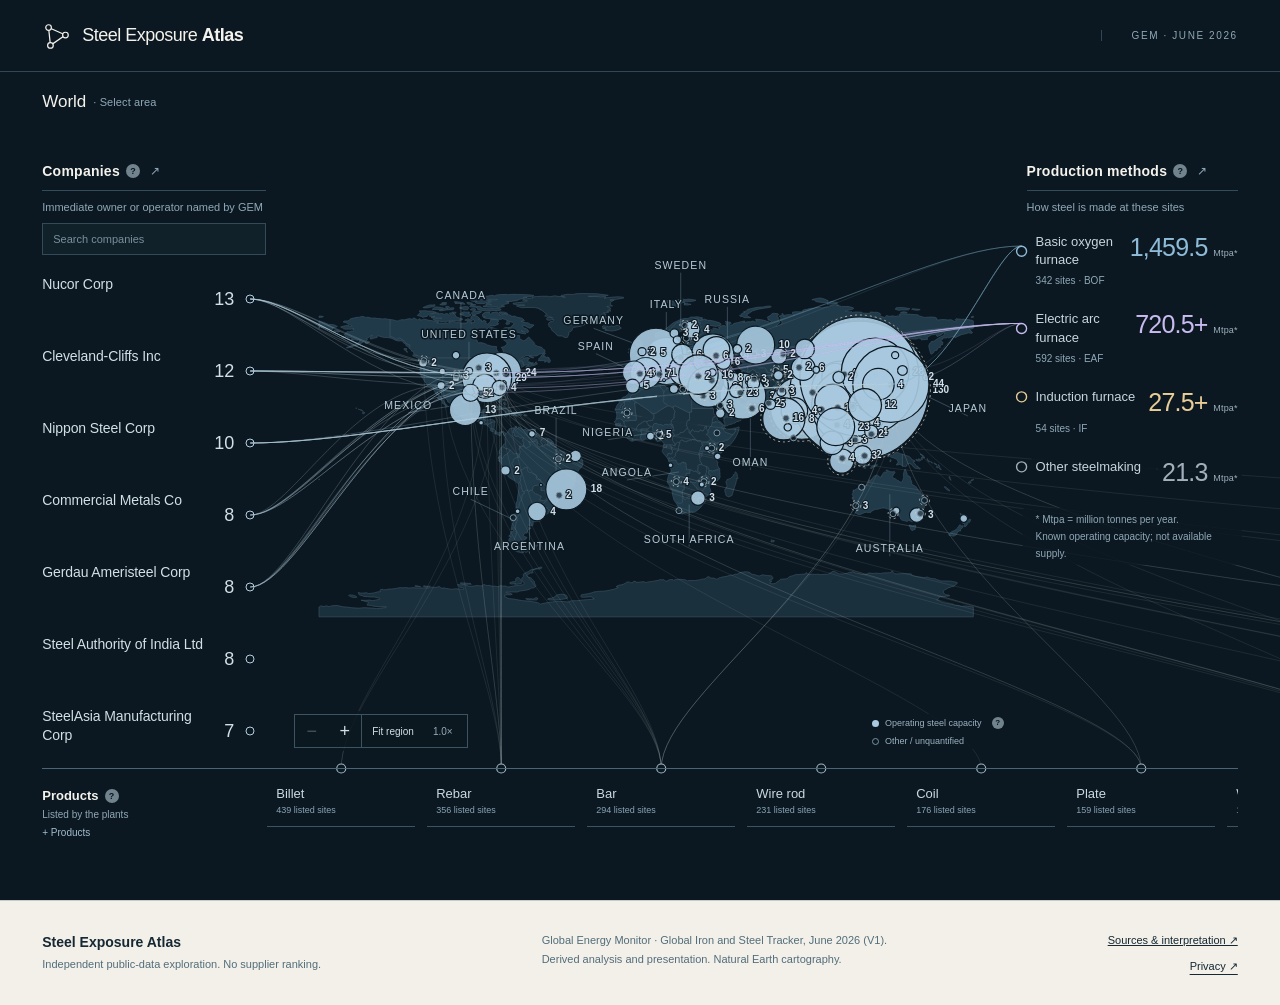
<file: index.html>
<!doctype html>
<html lang="en"><head><meta charset="utf-8"><meta name="viewport" content="width=device-width,initial-scale=1"><meta name="referrer" content="no-referrer"><meta http-equiv="Content-Security-Policy" content="default-src 'self'; script-src 'self'; style-src 'self'; style-src-elem 'self'; style-src-attr 'unsafe-inline'; img-src 'self' data:; connect-src 'self'; font-src 'none'; object-src 'none'; base-uri 'none'; form-action 'none'"><title>Steel Exposure Atlas</title><meta name="description" content="Trace steel companies across their plants, products and production methods, with sanctions and trade measures brought into the same view through public evidence."><meta property="og:title" content="Steel Exposure Atlas"><meta property="og:description" content="Explore steel companies, plants, production methods, products and selected public evidence in one connected view."><meta property="og:type" content="website"><meta property="og:site_name" content="Steel Exposure Atlas"><meta property="og:url" content="https://penovx.github.io/steel-exposure-atlas/"><link rel="canonical" href="https://penovx.github.io/steel-exposure-atlas/"><meta name="twitter:card" content="summary"><meta name="twitter:title" content="Steel Exposure Atlas"><meta name="twitter:description" content="Explore steel companies, plants, production methods, products and selected public evidence in one connected view."><link rel="stylesheet" href="./src/connections.css?v=20260916-2"><link rel="stylesheet" href="./src/connections-visual-polish.css?v=20260916-4"><link rel="stylesheet" href="./src/connections-sanctions.css?v=20260916-2"><link rel="stylesheet" href="./src/connections-procurement-ui.css?v=20260916-4"><link rel="stylesheet" href="./src/connections-company-virtual-rail.css?v=20260917-2"><link rel="stylesheet" href="./src/connections-selection-profile.css?v=20260916-3"><link rel="stylesheet" href="./src/connections-company-profile-card.css?v=20260917-2"><link rel="stylesheet" href="./src/connections-hero.css?v=20260917-1"><link rel="stylesheet" href="./src/connections-info-hints.css?v=20260917-5"></head>
<body>
<a class="skip" href="#atlas">Skip to the interactive atlas</a>
<header class="masthead"><a class="brand" href="#" id="brand-home"><svg viewBox="0 0 32 32" aria-hidden="true"><path d="M7 7 25 15 9 26 7 7"/><circle cx="7" cy="7" r="3"/><circle cx="25" cy="15" r="3"/><circle cx="9" cy="26" r="3"/></svg><span class="brand-copy"><span class="brand-name">Steel Exposure <b>Atlas</b></span></span></a><nav aria-label="Page navigation"><a href="#atlas">Connections</a><button id="open-all-sites" type="button">Find a plant <span aria-hidden="true">↗</span></button><button id="open-sources" type="button">Sources</button><a href="./prototype/evidence.html">Explorer ↗</a></nav><span class="edition">GEM · JUNE 2026</span></header>
<main><p id="startup-status" class="startup-status" role="status">Loading reviewed local steel-plant data…</p>
<section id="atlas" class="atlas" aria-label="Linked geography, companies, production methods and products">
<div class="atlas-top"><div class="scope-heading"><button id="open-regions" type="button" aria-haspopup="dialog"><strong id="region-title">World</strong><span class="scope-action">· Select area</span></button><span id="scope-meta"></span></div><button id="clear-all" class="clear-all" type="button" hidden>Clear selection <span aria-hidden="true">×</span></button></div>
<div class="connections-stage" id="connections-stage">
<svg id="connection-lines" aria-hidden="true"><g id="edge-layer"></g></svg>
<section class="company-rail" aria-labelledby="company-title"><div class="rail-heading"><div class="facet-title-actions"><h2 id="company-title">Companies</h2><span class="info-hint" data-info-for="company"><button type="button" class="info-hint-button" aria-label="Help: Companies" aria-controls="company-help" aria-expanded="false">?</button><span id="company-help" class="info-hint-popover" hidden>Immediate owner or operator recorded by GEM; not necessarily the ultimate parent.</span></span><button type="button" data-open-facet="owner" aria-label="Browse all companies">↗</button></div></div><p class="rail-subtitle">Immediate owner or operator named by GEM</p><label class="company-search" for="company-search-input"><span class="sr-only">Search companies</span><input id="company-search-input" type="search" autocomplete="off" placeholder="Search companies"></label><p id="company-search-empty" class="company-search-empty" hidden>No matching companies.</p><div id="company-nodes" class="company-nodes"></div><button class="more-link" data-open-facet="owner" type="button">All companies <span id="company-total"></span> <span aria-hidden="true">↗</span></button></section>
<div class="geography" id="geography"><svg id="geo-map" role="group" tabindex="0" aria-label="Steel plant map. Select a country or site. Plus and minus zoom, arrows pan, Home fits the region."><defs><clipPath id="map-clip"><rect id="map-clip-rect"/></clipPath></defs><g clip-path="url(#map-clip)"><g id="land-layer"></g><g id="country-labels"></g><g id="plant-layer"></g></g></svg><div class="map-toolset" aria-label="Map navigation"><button id="map-out" type="button" aria-label="Zoom out">−</button><button id="map-in" type="button" aria-label="Zoom in">+</button><button id="map-fit" type="button">Fit region</button><span id="zoom-level">1.0×</span></div><div class="map-key"><span><i class="key-dot"></i> Operating steel capacity <span class="info-hint" data-info-for="capacity"><button type="button" class="info-hint-button" aria-label="Help: Operating steel capacity" aria-controls="capacity-help" aria-expanded="false">?</button><span id="capacity-help" class="info-hint-popover" hidden>Marker size reflects quantified operating crude-steel capacity. Unquantified sites remain separate.</span></span></span><span><i class="key-hollow"></i> Other / unquantified</span></div><div class="map-tip" id="map-tip" role="status" hidden></div></div>
<aside id="company-profile-card" class="company-profile-card selection-profile" aria-live="polite" hidden></aside>
<section class="method-rail" aria-labelledby="method-title"><div class="rail-heading"><div class="facet-title-actions"><h2 id="method-title">Production methods</h2><span class="info-hint" data-info-for="method"><button type="button" class="info-hint-button" aria-label="Help: Production methods" aria-controls="method-help" aria-expanded="false">?</button><span id="method-help" class="info-hint-popover" hidden>Steelmaking method at the listed sites. Capacity is operating crude-steel capacity, not available supply.</span></span><button type="button" data-open-facet="route" aria-label="Browse production methods">↗</button></div></div><p class="rail-subtitle">How steel is made at these sites</p><div id="method-nodes" class="method-nodes"></div><p class="method-note">* Mtpa = million tonnes per year.<br>Known operating capacity; not available supply.</p></section>
<div class="product-divider" aria-hidden="true"></div>
<div class="products-area"><div class="product-heading"><div class="product-heading-title"><h2 id="products-title">Products</h2><span class="info-hint" data-info-for="product"><button type="button" class="info-hint-button" aria-label="Help: Products" aria-controls="product-help" aria-expanded="false">?</button><span id="product-help" class="info-hint-popover" hidden>Plant-level product labels; no product-specific capacity, grade availability or available supply is implied.</span></span></div><span class="product-heading-subtitle">Listed by the plants</span><button type="button" data-open-facet="product" aria-label="Add or remove products">+ Products</button></div><div id="product-nodes" class="product-nodes"></div></div>
</div>
<div class="atlas-bottom" hidden aria-hidden="true"><p id="connection-caption">Each connection is grounded in the same public-data snapshot.</p><button id="map-basis" type="button" tabindex="-1">How to read this <span aria-hidden="true">↗</span></button></div>
</section>
<section class="reading-area" aria-live="polite" hidden><div class="selection-path" id="selection-path"></div><div id="selection-profile" class="selection-profile"></div><div class="reading-grid legacy-reading-grid" hidden aria-hidden="true"><div class="reading-copy"><p class="eyebrow" id="reading-kicker">CURRENT SCOPE</p><h2 id="reading-title">The industrial footprint in one connected view.</h2><p id="reading-description">Sites, companies, products and production methods are read from the same public-data snapshot. Narrowing one dimension updates the others without changing the geographic scope.</p><button id="inspect-selection" class="text-action" type="button">Browse this region <span aria-hidden="true">↗</span></button></div><div class="reading-detail" id="reading-detail"><div id="summary-data"></div><div id="site-detail" hidden></div></div></div></section>
<footer class="footer"><div><strong>Steel Exposure Atlas</strong><p>Independent public-data exploration. No supplier ranking.</p></div><p>Global Energy Monitor · Global Iron and Steel Tracker, June 2026 (V1).<br>Derived analysis and presentation. Natural Earth cartography.</p><div class="footer-actions"><button type="button" id="footer-sources">Sources & interpretation ↗</button><a href="./privacy.html">Privacy ↗</a></div></footer>
</main>
<dialog id="browse-dialog" aria-labelledby="browse-title"><div class="dialog-top"><span class="eyebrow" id="browse-eyebrow">EXPLORE</span><button type="button" data-close-dialog aria-label="Close">×</button></div><h2 id="browse-title">Find a plant</h2><p id="browse-note"></p><label class="browse-search">Search<input type="search" id="browse-query" autocomplete="off" placeholder="Name or country"></label><div id="browse-result" class="browse-result"></div><div class="dialog-foot"><span id="browse-count"></span><button type="button" data-close-dialog>Close</button></div></dialog>
<dialog id="regions-dialog" aria-labelledby="regions-title"><div class="dialog-top"><span class="eyebrow">GEOGRAPHY</span><button type="button" data-close-dialog aria-label="Close">×</button></div><h2 id="regions-title">Choose a region.</h2><p>Geographies follow the region labels supplied by GEM.</p><div id="region-choices"></div><div class="dialog-foot"><span>All sites use the same relationship rules.</span><button type="button" data-close-dialog>Close</button></div></dialog>
<dialog id="sources-dialog" aria-labelledby="sources-title"><div class="dialog-top"><span class="eyebrow">SOURCES & INTERPRETATION</span><button type="button" data-close-dialog aria-label="Close">×</button></div><h2 id="sources-title">What the connections mean.</h2><div id="source-content"></div><div class="dialog-foot"><span>Local design review · not a live supplier assessment</span><button type="button" data-close-dialog>Close</button></div></dialog>
<div id="announcement" class="sr-only" role="status" aria-live="polite"></div><noscript><p class="noscript">JavaScript is needed for the interactive relationships. Source: Global Energy Monitor · Global Iron and Steel Tracker, June 2026 (V1), CC BY 4.0. No supplier qualification or current availability is implied.</p></noscript>
<script src="./src/connections-runtime-bridge.js?v=20260916-2"></script>
<script src="./src/connections-company-virtual-rail.js?v=20260917-2"></script>
<script src="./src/connections-rail-polish.js?v=20260916-6"></script>
<script src="./src/connections-procurement-ui.js?v=20260916-7"></script>
<script src="./src/connections-sanctions-loader.js?v=20260916-1"></script>
<script src="./src/connections-company-eligibility.js?v=20260916-2"></script>
<script src="./src/connections-trade-loader.js?v=20260916-3"></script>
<script src="./src/connections-selection-profile.js?v=20260917-2"></script>
<script src="./src/connections-company-profile-card.js?v=20260917-2"></script>
<script src="./src/connections-sanctions-bridge.js?v=20260916-4"></script>
<script src="./src/connections-info-hints.js?v=20260917-5"></script>
<script src="./src/connections-sources-dialog.js?v=20260917-1"></script>
<script type="module" src="./src/connections-bootstrap.js?v=20260917-1"></script>
</body></html>
</file>
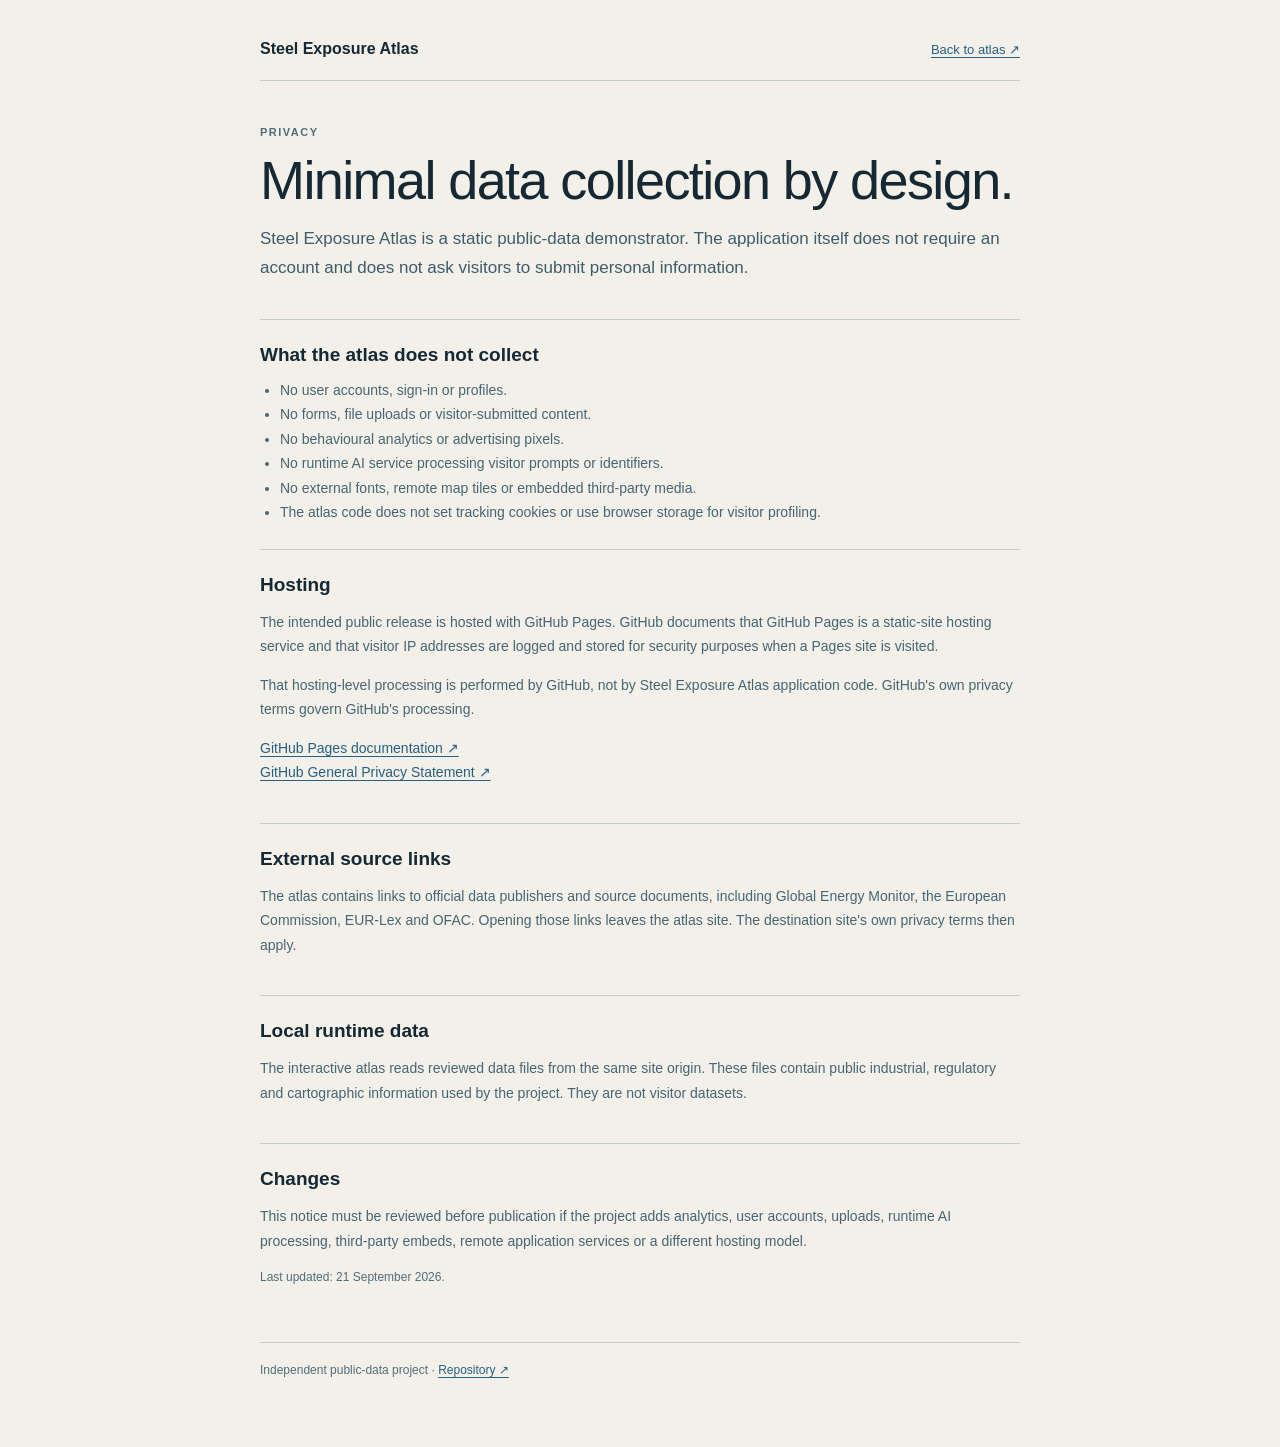
<file: privacy.html>
<!doctype html>
<html lang="en">
<head>
  <meta charset="utf-8">
  <meta name="viewport" content="width=device-width,initial-scale=1">
  <meta name="robots" content="noindex,follow">
  <meta name="referrer" content="no-referrer">
  <meta http-equiv="Content-Security-Policy" content="default-src 'self'; style-src 'self'; img-src 'none'; connect-src 'none'; font-src 'none'; object-src 'none'; base-uri 'none'; form-action 'none'">
  <title>Privacy · Steel Exposure Atlas</title>
  <meta name="description" content="Privacy information for the Steel Exposure Atlas public-data demonstrator.">
  <link rel="canonical" href="https://penovx.github.io/steel-exposure-atlas/privacy.html">
  <link rel="stylesheet" href="./src/privacy.css?v=20260921-1">
</head>
<body>
  <main class="wrap">
    <div class="top">
      <a class="brand" href="./index.html">Steel Exposure Atlas</a>
      <a class="back" href="./index.html">Back to atlas ↗</a>
    </div>

    <p class="eyebrow">PRIVACY</p>
    <h1>Minimal data collection by design.</h1>
    <p class="lead">Steel Exposure Atlas is a static public-data demonstrator. The application itself does not require an account and does not ask visitors to submit personal information.</p>

    <section>
      <h2>What the atlas does not collect</h2>
      <ul>
        <li>No user accounts, sign-in or profiles.</li>
        <li>No forms, file uploads or visitor-submitted content.</li>
        <li>No behavioural analytics or advertising pixels.</li>
        <li>No runtime AI service processing visitor prompts or identifiers.</li>
        <li>No external fonts, remote map tiles or embedded third-party media.</li>
        <li>The atlas code does not set tracking cookies or use browser storage for visitor profiling.</li>
      </ul>
    </section>

    <section>
      <h2>Hosting</h2>
      <p>The intended public release is hosted with GitHub Pages. GitHub documents that GitHub Pages is a static-site hosting service and that visitor IP addresses are logged and stored for security purposes when a Pages site is visited.</p>
      <p>That hosting-level processing is performed by GitHub, not by Steel Exposure Atlas application code. GitHub's own privacy terms govern GitHub's processing.</p>
      <p><a href="https://docs.github.com/en/pages/getting-started-with-github-pages/what-is-github-pages" rel="noreferrer">GitHub Pages documentation ↗</a><br>
      <a href="https://docs.github.com/en/site-policy/privacy-policies/github-general-privacy-statement" rel="noreferrer">GitHub General Privacy Statement ↗</a></p>
    </section>

    <section>
      <h2>External source links</h2>
      <p>The atlas contains links to official data publishers and source documents, including Global Energy Monitor, the European Commission, EUR-Lex and OFAC. Opening those links leaves the atlas site. The destination site's own privacy terms then apply.</p>
    </section>

    <section>
      <h2>Local runtime data</h2>
      <p>The interactive atlas reads reviewed data files from the same site origin. These files contain public industrial, regulatory and cartographic information used by the project. They are not visitor datasets.</p>
    </section>

    <section>
      <h2>Changes</h2>
      <p>This notice must be reviewed before publication if the project adds analytics, user accounts, uploads, runtime AI processing, third-party embeds, remote application services or a different hosting model.</p>
      <p class="note">Last updated: 21 September 2026.</p>
    </section>

    <footer>
      Independent public-data project · <a href="https://github.com/penovx/steel-exposure-atlas" rel="noreferrer">Repository ↗</a>
    </footer>
  </main>
</body>
</html>
</file>
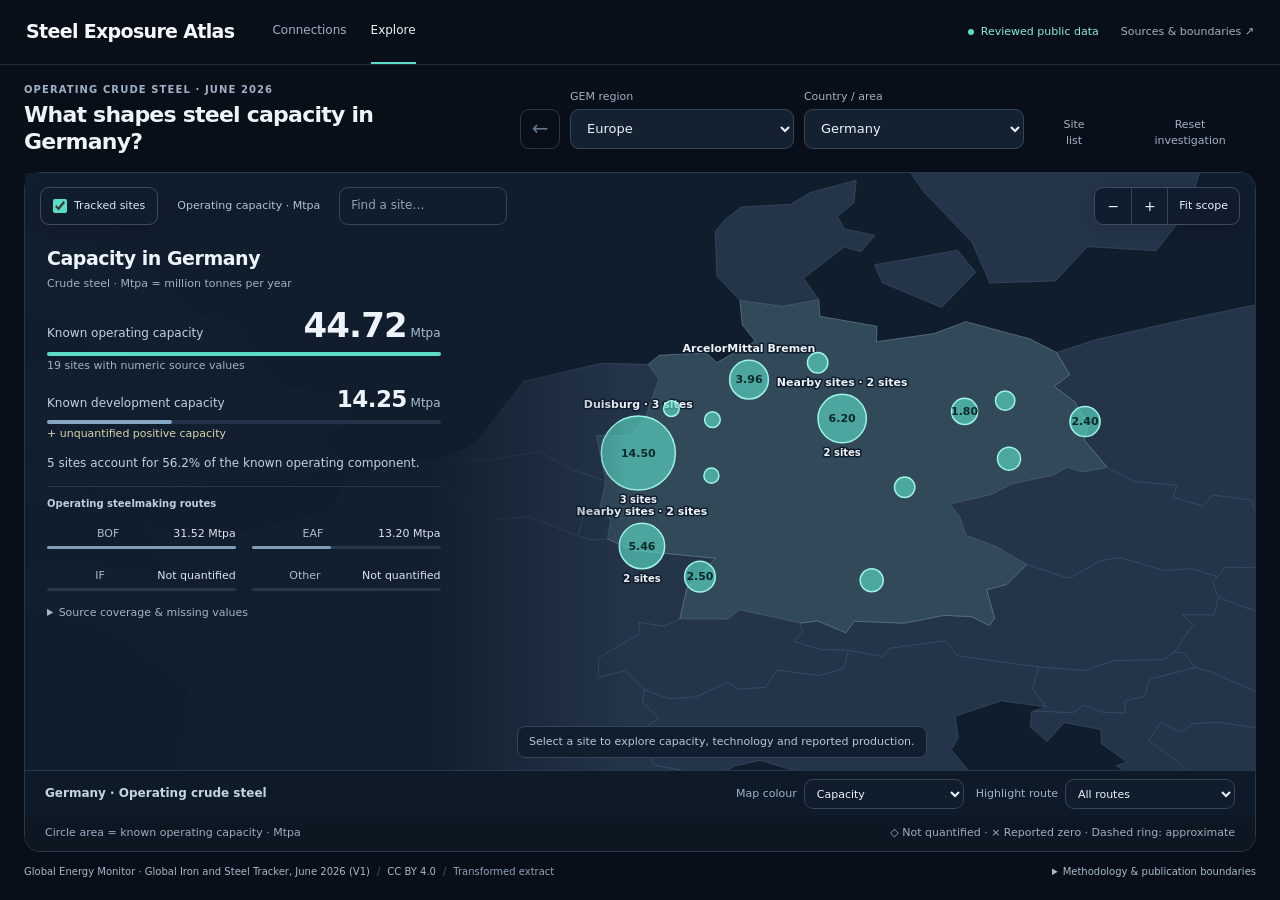
<file: prototype/evidence.html>
<!doctype html>
<html lang="en">
<head>
  <meta charset="utf-8">
  <meta name="viewport" content="width=device-width, initial-scale=1">
  <meta name="robots" content="noindex, nofollow">
  <meta http-equiv="Content-Security-Policy" content="default-src 'self'; script-src 'self'; style-src 'self' 'unsafe-inline'; img-src 'self' data:; connect-src 'self'; object-src 'none'; base-uri 'none'">
  <meta name="description" content="Inspect reviewed public data on steel capacity, technology and production sites.">
  <meta name="theme-color" content="#0b1018">
  <title>Explore · Steel Exposure Atlas</title>
  <link rel="stylesheet" href="./evidence.css">
  <link rel="stylesheet" href="./site-explorer.css">
  <script type="module" src="./evidence.mjs"></script>
</head>
<body>
  <a class="skip" href="#evidence-main">Skip to investigation</a>
  <header class="site-header">
    <a class="brand" href="../">Steel Exposure Atlas</a>
    <nav class="view-navigation" aria-label="Atlas navigation">
      <a href="../">Connections</a>
      <a class="is-current" href="./evidence.html" aria-current="page">Explore</a>
    </nav>
    <div class="header-meta"><span class="fact-badge">Reviewed public data</span><a href="#provenance">Sources &amp; boundaries ↗</a></div>
  </header>
  <main id="evidence-main">
    <p id="load-status" class="load-status" role="status">Checking the reviewed local GIST extract…</p>
    <section id="workspace" hidden>
      <div class="scope-bar">
        <div class="scope-title"><p class="eyebrow">Operating crude steel · June 2026</p><h1 id="overview-question">Sites and technologies shaping steel capacity</h1></div>
        <div class="scope-controls">
          <button id="back" class="icon-button" disabled aria-label="Back to previous view" title="Back to previous view">←</button>
          <label>GEM region<select id="region"></select></label>
          <label>Country / area<select id="country"></select></label>
          <button id="toggle-ranking" class="quiet-button" aria-pressed="false">Site list</button>
          <button id="reset-investigation" class="quiet-button">Reset investigation</button>
        </div>
      </div>
      <div class="evidence-layout">
        <section class="map-column" aria-label="Geographic evidence">
          <div class="map-shell">
            <div class="map-toolbar">
              <label class="layer-control"><input type="checkbox" id="plants-layer" checked><span>Tracked sites</span></label>
              <span id="map-level"></span><button id="show-comparison" class="layer-control" hidden>Compare 2 sites</button>
              <label class="quick-search"><span class="sr-only">Find a site</span><input type="search" id="quick-search" placeholder="Find a site…"></label>
              <div class="zoom-controls"><button id="zoom-out" aria-label="Zoom out">−</button><button id="zoom-in" aria-label="Zoom in">+</button><button id="reset-camera">Fit scope</button></div>
            </div>
            <svg id="evidence-map" viewBox="0 150 1200 490" role="group" tabindex="0" aria-label="Tracked plant map. Use plus and minus to zoom, arrow keys to pan, or open the site list."><title>Tracked plants in the analytical scope</title><g id="countries"></g><g id="site-leaders" aria-hidden="true"></g><g id="map-points"></g></svg>
            <p class="map-preview" id="map-preview" aria-live="polite">Select a site to inspect its source record.</p>
            <div class="capacity-panel">
              <div class="capacity-heading"><h2 id="capacity-heading"></h2><span>Crude steel · Mtpa = million tonnes per year</span></div>
              <div id="capacity-bars"></div>
              <p id="capacity-story" class="capacity-story"></p>
              <div class="routes-heading"><strong>Operating steelmaking routes</strong><span>Breakdown of capacity · not additional capacity</span></div>
              <div id="routes-overview"></div>
              <details class="coverage-detail"><summary>Source coverage &amp; missing values</summary><div id="coverage-detail"></div></details>
            </div>
            <section id="site-explorer" hidden aria-label="Selected site exploration"></section>
            <section id="map-comparison" hidden aria-label="Pinned site comparison"></section>
          </div>
          <div class="map-context"><strong id="active-map-context"></strong><div class="map-context-controls"><label>Map colour<select id="map-perspective"><option value="capacity">Capacity</option><option value="routes">Steelmaking routes</option></select></label><label>Highlight route<select id="route-filter"><option value="">All routes</option><option value="bof_steel_capacity_ttpa">Basic oxygen furnace</option><option value="eaf_steel_capacity_ttpa">Electric arc furnace</option><option value="if_steel_capacity_ttpa">Induction furnace</option><option value="other_steel_capacity_ttpa">Other steelmaking</option></select></label></div><p id="route-legend" hidden><span class="route-key bof">BOF</span><span class="route-key eaf">EAF</span><span class="route-key if">IF</span><span class="route-key other">Other</span><span class="route-key mixed">Multiple routes</span><span class="route-key unknown">Not established</span></p></div>
          <div class="map-footer"><span>Circle area = known operating capacity · Mtpa</span><span>◇ Not quantified · × Reported zero · Dashed ring: approximate</span></div>
        </section>
        <aside class="records-panel" aria-label="Plant list and source detail">
          <div class="records-top">
            <div class="records-header"><div><p class="eyebrow">Ranked by operating capacity</p><h2 id="records-heading">Tracked sites</h2></div><button id="clear-selection" class="quiet-button" disabled>Clear selection</button></div>
            <div class="scope-value"><strong id="scope-label"></strong></div>
            <label class="search-label" for="plant-search">Find a plant within this scope</label>
            <div class="search-wrap"><svg viewBox="0 0 20 20" aria-hidden="true"><circle cx="8.5" cy="8.5" r="5.5"></circle><path d="m13 13 4 4"></path></svg><input type="search" id="plant-search" placeholder="Name, municipality or GEM ID"></div>
            <p class="list-note" id="list-note"></p>
          </div>
          <div class="records-content"><div id="plant-list" class="plant-list"></div></div>
          <p class="boundary">Capacity is not production or available supply. These sites are not identified suppliers of a trade flow.</p>
        </aside>
      </div>
    </section>
    <footer id="provenance">
      <p class="source-credit"><a href="https://globalenergymonitor.org/projects/global-iron-steel-tracker/" target="_blank" rel="noreferrer">Global Energy Monitor · Global Iron and Steel Tracker, June 2026 (V1)</a><span class="credit-divider">/</span><a href="https://creativecommons.org/licenses/by/4.0/" target="_blank" rel="noreferrer">CC BY 4.0</a><span class="credit-divider">/</span><span>Transformed extract</span></p>
      <details class="methodology"><summary>Methodology &amp; publication boundaries</summary><div class="methodology-content">
        <p>Global Energy Monitor, Global Iron and Steel Tracker, June 2026 (V1) release. Distributed under a Creative Commons Attribution 4.0 International License. Transformed extract and derived calculations by Steel Exposure Atlas. Global Energy Monitor does not endorse this project or its derived interpretations. Retrieved 2026-09-14. <span id="integrity-note">Integrity check pending.</span></p>
        <p>Basemap: Natural Earth 1:110m v5.1.1, public domain; de facto boundaries. GEM region categories are used unchanged. Source statuses can coexist at a site; operating and development capacity are separate. Approximate coordinates remain uncertain and have not been assigned to water basins.</p>
        <p>Parent text is displayed unchanged and is not a corporate network. No production time series is inferred from this capacity snapshot. Capacity is not actual production, available supply or your company’s exposure. Trade and water observations are not loaded here.</p>
        <p>The reviewed local extract is used for this pre-publication atlas build. The derived-data publication gate remains open until the release checklist is completed. No trade extract, Aqueduct package or matched ownership network is included.</p>
      </div></details>
    </footer>
  </main>
</body>
</html>
</file>
<file: src/connections.css>
:root{--paper:#f2f0e9;--ink:#152833;--night:#0c1821;--land:#1b303d;--line:#324b59;--white:#f4f2ec;--muted:#9cb1bf;--accent:#8ccfff;--bof:#8ebbd8;--eaf:#c9bbf0;--if:#e8cd96;--other:#a2b0bb;--margin:clamp(22px,3.3vw,56px);font-family:'Segoe UI Variable','Segoe UI',Arial,sans-serif;color:var(--ink);background:var(--paper);font-synthesis:none}
*{box-sizing:border-box}body{margin:0}html{scroll-behavior:smooth;scroll-padding-top:85px}h1,h2,h3,p{margin:0}button,input{font:inherit}button,a{-webkit-tap-highlight-color:transparent}button{cursor:pointer;border:0}button:disabled{opacity:.3;cursor:default}button:focus-visible,a:focus-visible,input:focus-visible{outline:2px solid #389fe5;outline-offset:4px}button svg{pointer-events:none}button{touch-action:manipulation}a{color:inherit;text-underline-offset:4px}[hidden]{display:none!important}.sr-only{position:absolute;width:1px;height:1px;margin:-1px;clip:rect(0,0,0,0);overflow:hidden;white-space:nowrap}.skip{position:fixed;z-index:100;top:8px;left:8px;background:var(--paper);padding:12px;transform:translateY(-170%)}.skip:focus{transform:none}
.masthead{height:68px;margin:0 var(--margin);display:flex;align-items:center;gap:40px;border-bottom:1px solid #c5cdc8}.brand{font-size:18px;letter-spacing:-.5px;text-decoration:none;display:flex;align-items:center;gap:10px;white-space:nowrap}.brand b{font-weight:700}.brand svg{width:30px;height:30px;fill:var(--paper);stroke:var(--ink);stroke-width:1.3}.masthead nav{margin-left:auto;display:flex;gap:30px;align-items:center;font-size:13px}.masthead nav button{padding:8px 0;background:none;color:inherit}.masthead nav a{text-decoration:none}.edition{font-size:10px;letter-spacing:1.6px;color:#4f6976;border-left:1px solid #c5cdc8;padding-left:30px;white-space:nowrap}.intro{padding:30px var(--margin) 29px;display:flex;justify-content:space-between;align-items:center;gap:30px}.eyebrow{font-size:10px;letter-spacing:1.6px;font-weight:650;color:#58707c}.intro h1{font-size:clamp(30px,3vw,44px);letter-spacing:-1.45px;font-weight:480;line-height:1.15;margin-top:9px}.opening-hint{font-size:14px;line-height:1.65;color:#516773;padding-right:12px;max-width:42ch}.atlas{background:var(--night);color:var(--white);position:relative;isolation:isolate;overflow:hidden}.atlas-top{display:flex;justify-content:space-between;align-items:center;gap:20px;padding:19px var(--margin) 0;min-height:54px}.scope-heading{display:flex;gap:15px;align-items:center;min-width:0}.small-cross{font-size:21px;font-weight:300;color:#87a0af}.scope-heading button{color:var(--white);background:none;padding:5px 0;font-size:17px;display:flex;gap:13px;align-items:center}.scope-heading strong{font-weight:530}.scope-heading button>span{font-size:15px;color:#96afbf}.scope-heading>span:last-child{font-size:11px;color:#94adbc;border-left:1px solid #334b59;padding-left:17px;line-height:1.6}.clear-all{background:#1b3342;color:var(--accent);font-size:12px;padding:9px 12px;display:flex;gap:15px;white-space:nowrap}.connections-stage{position:relative;display:grid;grid-template-columns:clamp(185px,17.5vw,250px) minmax(0,1fr) clamp(183px,16.5vw,240px);grid-template-rows:minmax(415px,1fr) 103px;gap:0 18px;padding:0 var(--margin);height:clamp(550px,66svh,700px);min-height:550px}.connections-stage>section,.connections-stage>.geography,.connections-stage>.products-area{position:relative;z-index:2}#connection-lines{position:absolute;width:100%;height:100%;inset:0;z-index:3;pointer-events:none;overflow:visible}.connection-edge{fill:none;stroke:#85aec6;stroke-width:.8;opacity:.16;transition:opacity .22s}.connection-edge.company{stroke:#b4ccdc;opacity:.29}.connection-edge.product{stroke:#b9c7c4;opacity:.14}.connection-edge.route-EAF{stroke:var(--eaf)}.connection-edge.route-BOF{stroke:var(--bof)}.connection-edge.route-IF{stroke:var(--if)}.connection-edge.strong{opacity:.7;stroke-width:1.1}.connection-edge.dim{opacity:.035}.company-rail,.method-rail{padding-top:41px;align-self:start;min-width:0}.rail-heading{display:flex;align-items:center;justify-content:space-between;gap:12px;border-bottom:1px solid #344b59;padding-bottom:11px}.rail-heading h2{font-size:14px;font-weight:580;letter-spacing:.25px}.rail-heading button{background:none;color:#b1c7d3;font-size:17px;min-width:24px;padding:0}.rail-subtitle{font-size:11px;color:#8fa8b7;margin-top:10px;margin-bottom:20px}.company-nodes{display:flex;flex-direction:column;gap:4px}.company-node{width:100%;padding:11px 12px 11px 0;background:transparent;color:#d1dfe6;text-align:left;position:relative;display:grid;grid-template-columns:1fr auto;gap:6px 12px;transition:color .2s,opacity .2s;background:var(--night);z-index:4}.company-name{font-size:14px;font-weight:460;line-height:1.35;letter-spacing:-.1px;max-width:25ch}.company-count{font-size:18px;font-variant-numeric:tabular-nums;line-height:1.15;align-self:center}.company-sub{grid-column:1/-1;font-size:10px;color:#8fa8b7}.company-node::after{content:'';position:absolute;width:5px;height:5px;border:1px solid #b5cfdf;background:var(--night);border-radius:50%;right:-4px;top:50%}.company-node:hover,.company-node.is-selected{color:var(--accent)}.company-node.is-selected{background:#152b38;box-shadow:-9px 0 0 #152b38}.company-node.is-selected::after{background:var(--accent);border-color:var(--accent)}.company-node.dim{opacity:.3}.more-link{display:flex;gap:9px;align-items:center;padding:14px 0;background:none;color:#9bb6c6;font-size:11px;margin-top:13px;border-top:1px solid #283e4b;z-index:4;position:relative;width:100%;text-align:left}.more-link>span:last-child{margin-left:auto}.method-nodes{display:flex;flex-direction:column;gap:24px}.method-node{color:var(--white);background:var(--night);position:relative;z-index:4;padding:0 0 0 9px;text-align:left;display:grid;grid-template-columns:1fr auto;gap:6px 10px;width:100%;transition:opacity .2s}.method-node::before{content:'';position:absolute;left:-5px;top:13px;width:5px;height:5px;border:1px solid var(--method-color);border-radius:50%;background:var(--night)}.method-name{font-size:13px;line-height:1.4;color:#c7d5dd}.method-value{font-size:25px;font-weight:360;letter-spacing:-.8px;font-variant-numeric:tabular-nums;color:var(--method-color);white-space:nowrap}.method-value small{font-size:9px;font-weight:500;letter-spacing:.2px;color:#9eb2bf;margin-left:3px}.method-sub{grid-column:1/-1;font-size:10px;color:#8fa8b7}.method-track{grid-column:1/-1;background:#213542;height:3px;margin-top:6px}.method-fill{height:100%;display:block;background:var(--method-color);width:var(--pct);opacity:.7}.method-node.is-selected::before{background:var(--method-color);box-shadow:0 0 0 3px #d6e8f022}.method-node.is-selected .method-name{color:var(--white)}.method-node.is-selected .method-fill{opacity:1}.method-node.dim{opacity:.28}.method-note{font-size:10px;color:#8fa8b7;line-height:1.7;margin-top:24px;padding-left:9px}.geography{min-width:0;min-height:0;position:relative}#geo-map{width:100%;height:100%;display:block;cursor:grab;touch-action:pan-y}#geo-map.dragging{cursor:grabbing}.land{fill:#1b303d;stroke:#3a5362;stroke-width:.65;vector-effect:non-scaling-stroke;transition:fill .2s,opacity .2s}.land.with-sites{fill:#203a49}.land.selected{fill:#33586d;stroke:#7caac6;stroke-width:1.2}.country-label{fill:#90aab9;font-size:10.5px;letter-spacing:1.1px;paint-order:stroke;stroke:var(--night);stroke-width:3px;stroke-linejoin:round;cursor:pointer}.country-label.has-sites{fill:#b6cbd6}.country-label.is-selected{fill:#fff;stroke-width:4px}.plant-node{cursor:pointer;outline:none}.plant-disc{fill:#a8c9df;stroke:#0c1821;stroke-width:1.2;fill-opacity:.91;transition:fill .17s}.plant-hollow{fill:#0c1821;stroke:#7794a6;stroke-width:1;fill-opacity:.7}.plant-hit{fill:transparent;pointer-events:all}.plant-node.dim{opacity:.14}.plant-node.selected .plant-disc{fill:#f7fbff;stroke:#8ccfff;stroke-width:2}.plant-focus{fill:none;stroke:#a0d8ff;stroke-width:1;opacity:0}.plant-node.selected .plant-focus,.plant-node:focus-visible .plant-focus{opacity:1}.cluster-text{fill:#0c1821;font-size:10px;font-weight:650;pointer-events:none}.plant-name{fill:#f3f2ed;font-size:12px;font-weight:500;letter-spacing:-.15px;paint-order:stroke;stroke:var(--night);stroke-width:3px;pointer-events:none}.map-toolset{position:absolute;bottom:20px;left:10px;display:flex;gap:0;align-items:center;border:1px solid #3c5361;z-index:5;background:#0c1821f5}.map-toolset button{color:#d1dfe6;background:none;font-size:18px;min-height:32px;min-width:33px;padding:0 8px}.map-toolset button:hover{background:#254254}#map-fit{font-size:10px;border-left:1px solid #3c5361;padding:0 10px}.map-toolset>span{font-size:10px;color:#92aabb;padding:0 9px;min-width:43px}.map-key{position:absolute;bottom:22px;right:5px;display:flex;flex-direction:column;gap:7px;color:#9bb2c0;font-size:9px;pointer-events:none}.map-key span{display:flex;gap:6px;align-items:center}.key-dot,.key-hollow{width:7px;height:7px;display:inline-block;border-radius:50%;background:#a8c9df}.key-hollow{background:transparent;border:1px solid #7794a6}.map-tip{position:absolute;z-index:8;pointer-events:none;background:var(--paper);color:var(--ink);box-shadow:0 8px 30px #0005;padding:11px 14px;max-width:250px;font-size:11px;line-height:1.6}.map-tip strong{display:block;font-size:13px;font-weight:600}.map-tip span{display:block;color:#536b79;margin-top:4px}
.products-area{grid-column:1/-1;border-top:1px solid #2d4553;padding:15px 0 12px;display:grid;grid-template-columns:205px minmax(0,1fr);align-items:center;gap:20px;z-index:4!important;background:var(--night)}.product-heading h2{font-size:13px;font-weight:580}.product-heading>span{font-size:10px;color:#8fa8b7;display:block;margin-top:5px}.product-heading button{background:none;color:#a2bdcd;font-size:10px;padding:7px 0 0}.product-nodes{display:flex;justify-content:flex-start;gap:12px;align-items:center;flex-wrap:nowrap;overflow-x:auto;overflow-y:hidden;min-width:0;padding:3px 2px 10px;scrollbar-width:thin;scrollbar-color:#496675 #142833;scroll-snap-type:x proximity;overscroll-behavior-x:contain}.product-nodes::-webkit-scrollbar{height:6px}.product-nodes::-webkit-scrollbar-track{background:#142833}.product-nodes::-webkit-scrollbar-thumb{background:#496675;border-radius:6px}.product-nodes::-webkit-scrollbar-thumb:hover{background:#66889a}.product-node{background:none;color:#cad9e1;font-size:13px;padding:12px 9px 10px;position:relative;z-index:4;border-bottom:1px solid #3b5563;text-align:left;min-width:88px;flex:0 0 auto;scroll-snap-align:start}.product-port{position:absolute;left:50%;top:-10px;width:7px;height:7px;border-radius:50%;background:var(--night);border:1px solid #9fb7c4;transform:translateX(-50%);z-index:6}.product-node::after{content:'';position:absolute;left:50%;top:-16px;width:1px;height:7px;background:#6f8b99;transform:translateX(-50%);opacity:.9}.product-node>span{font-size:10px;color:#88a5b6;margin-left:8px}.product-node.is-selected{color:#fff;border-color:#b3dafe;background:#1a3343}.product-node.is-selected .product-port{background:var(--accent);border-color:#d7efff;box-shadow:0 0 0 3px #8ccfff22}.product-remove{font-size:12px;font-weight:400;color:#9dc9e6;margin-left:7px}.product-node.dim{opacity:.3}.atlas-bottom{padding:13px var(--margin) 15px;display:flex;align-items:center;justify-content:space-between;gap:24px;border-top:1px solid #293f4b;color:#92adbe;font-size:11px;line-height:1.5}.atlas-bottom button{background:none;color:#c4d5df;font-size:11px;white-space:nowrap;padding:0}.atlas-bottom button>span{margin-left:9px}.reading-area{padding:27px var(--margin) 52px}.selection-path{display:flex;gap:9px;flex-wrap:wrap;align-items:center;margin-bottom:24px;min-height:25px}.path-token{border:1px solid #b8c4c4;padding:6px 10px;color:#314e60;background:none;font-size:12px;display:flex;align-items:center;gap:12px}.path-token small{font-size:9px;letter-spacing:.7px;color:#4f6976}.path-base{font-size:12px;color:#4f6976;display:flex;gap:12px;align-items:center}.reading-grid{display:grid;grid-template-columns:1fr 1fr;gap:8vw}.reading-copy h2{font-size:32px;line-height:1.17;letter-spacing:-.9px;font-weight:470;margin-top:13px}.reading-copy>p:not(.eyebrow){font-size:15px;line-height:1.75;color:#516b79;max-width:52ch;margin-top:17px}.text-action{margin-top:22px;background:none;color:var(--ink);border-bottom:1px solid #75929e;padding:7px 0;display:flex;gap:24px;font-size:13px}.summary-row{padding:15px 0;border-top:1px solid #c5cec9;display:flex;gap:20px;justify-content:space-between;align-items:center;font-size:13px;color:#476471}.summary-row strong{font-weight:470;font-size:22px;letter-spacing:-.3px;color:var(--ink);font-variant-numeric:tabular-nums}.summary-note{font-size:11px;line-height:1.65;color:#4f6976;margin-top:15px}.site-details h3{font-size:20px;font-weight:530;line-height:1.3;margin-bottom:15px;letter-spacing:-.4px}.detail-button{background:none;color:#275e80;border-bottom:1px solid #b1c4cc;padding:4px 0;font-size:13px;text-align:left}.detail-rows>div{display:flex;gap:20px;justify-content:space-between;line-height:1.6;font-size:13px;padding:10px 0;border-top:1px solid #c5cec9}.detail-rows>div>span:first-child{color:#4f6976;min-width:80px}.detail-rows>div>span:last-child{text-align:right}.details-products{display:flex;gap:7px;flex-wrap:wrap;margin-top:14px}.details-products button{background:#e3e8e3;color:#264b61;padding:6px 9px;font-size:11px}.production-history{display:flex;gap:10px;margin-top:15px;align-items:flex-end;height:78px}.production-column{flex:1;display:flex;flex-direction:column;gap:5px;align-items:center;font-size:9px;color:#567180}.production-column i{width:70%;height:var(--h);display:block;background:#87aabe;min-height:1px}.production-column em{font-size:10px;font-style:normal}.footer{padding:30px var(--margin);border-top:1px solid #c5cdc8;display:flex;justify-content:space-between;align-items:start;gap:30px;font-size:11px;color:#526d7a;line-height:1.7}.footer strong{font-size:14px;color:var(--ink);font-weight:570}.footer-actions{display:flex;flex-direction:column;align-items:flex-end;gap:7px}.footer button,.footer-actions a{background:none;color:var(--ink);font-size:11px;padding:0;text-decoration:underline;white-space:nowrap}
dialog{width:min(750px,calc(100vw - 32px));max-height:calc(100dvh - 50px);background:var(--paper);color:var(--ink);padding:25px 32px 0;border:1px solid #abbcbd;box-shadow:0 15px 90px #0008;overflow:auto}dialog::backdrop{background:#071018b8;backdrop-filter:blur(5px)}.dialog-top{display:flex;align-items:center;justify-content:space-between}.dialog-top button{background:none;color:var(--ink);font-size:27px;padding:0 4px}dialog h2{font-size:31px;letter-spacing:-.7px;font-weight:500;margin:19px 0 13px}dialog>p,#browse-note{font-size:13px;line-height:1.7;color:#55717f}.browse-search{display:flex;flex-direction:column;gap:7px;font-size:11px;color:#486777;margin:20px 0 12px}.browse-search input{font-size:14px;background:#fcfbf7;border:1px solid #aabfc4;padding:11px;color:var(--ink);width:100%}.browse-item{border-top:1px solid #c4d0cb;background:none;text-align:left;padding:13px 0;display:flex;justify-content:space-between;gap:20px;align-items:center;color:var(--ink);width:100%}.browse-item strong{display:block;font-size:14px;font-weight:550;line-height:1.4}.browse-item small{display:block;color:#4f6976;font-size:11px;line-height:1.6;margin-top:4px}.browse-item:hover{background:#e4e9e4}.browse-number{font-size:21px;font-weight:400;white-space:nowrap;font-variant-numeric:tabular-nums}
.product-picker-tools{display:grid;grid-template-columns:auto 1fr auto;align-items:center;gap:18px;padding:10px 0 14px;border-top:1px solid #c4d0cb}.product-picker-tools>div:first-child{display:flex;gap:8px;align-items:baseline;color:#4f6976;font-size:10px}.product-picker-tools>div:first-child strong{font-size:20px;color:var(--ink);font-weight:500}.match-toggle{justify-self:center;display:flex;border:1px solid #aebfc2;padding:2px;background:#e9ece7}.match-toggle button{background:transparent;color:#496777;font-size:11px;padding:7px 13px}.match-toggle button[aria-pressed=true]{background:var(--ink);color:var(--paper)}.clear-products{background:none;color:#496777;font-size:11px;padding:8px 0}.browse-item{position:relative}.browse-item.is-selected{background:#e8eef0}.browse-check{width:18px;height:18px;border:1px solid #99aeb2;border-radius:50%;display:grid;place-items:center;font-size:11px;color:#214b62;flex:0 0 18px}.browse-item.is-selected .browse-check{background:#d0e9f7;border-color:#66a9d1}.mode-token{border-style:dashed}
.dialog-foot{position:sticky;bottom:0;background:var(--paper);padding:15px 0;margin-top:20px;display:flex;gap:20px;align-items:center;justify-content:space-between;border-top:1px solid #b6c6c7;font-size:10px;color:#4f6976}.dialog-foot button{background:var(--ink);color:var(--paper);font-size:12px;padding:10px 15px}.source-section{border-top:1px solid #c3ceca;margin-top:20px;padding-top:18px}.source-section h3{font-size:15px;font-weight:620;margin-bottom:9px}.source-section p{font-size:13px;line-height:1.8;color:#4c6879;margin:8px 0}.source-section code{font-size:10px;word-break:break-all}.source-section a{color:#286083}.source-section pre{white-space:pre-wrap;font-size:11px;line-height:1.8}.empty{padding:24px 0;font-size:14px;color:#4f6976}.noscript{padding:25px}
@media(min-width:1600px){.connections-stage{max-height:760px;height:70svh;grid-template-columns:255px 1fr 245px}.company-name{font-size:16px}.method-name{font-size:15px}.country-label{font-size:12px}.company-sub,.method-sub{font-size:11px}}
@media(max-width:1150px){.connections-stage{grid-template-columns:175px 1fr 180px;gap:0 12px;height:585px}.company-name{font-size:12px}.company-count{font-size:16px}.method-name{font-size:12px}.method-value{font-size:23px}.product-node{font-size:12px;padding:8px 4px}.product-nodes{gap:8px}.products-area{grid-template-columns:160px 1fr}.edition{display:none}.map-key{display:none}.country-label{font-size:10px}}
@media(max-width:760px){:root{--margin:20px}.masthead{height:60px;gap:12px}.brand{font-size:15px;gap:6px}.brand svg{width:24px}.masthead nav{gap:17px;font-size:11px}.masthead nav>a{display:none}.intro{display:block;padding-top:24px;padding-bottom:24px}.intro h1{font-size:34px;letter-spacing:-1px}.opening-hint{font-size:12px;line-height:1.6;margin-top:12px;max-width:100%}.desktop-break{display:none}.atlas-top{padding-top:13px;gap:12px;flex-wrap:wrap}.scope-heading{gap:10px}.scope-heading button{font-size:15px}.scope-heading>span:last-child{font-size:10px;padding-left:10px}.small-cross{display:none}.clear-all{font-size:10px;padding:7px 9px}.connections-stage{height:auto;min-height:0;grid-template-columns:minmax(0,1fr) minmax(0,1fr);grid-template-rows:350px auto auto;gap:0 22px;padding:0 20px}.geography{grid-column:1/-1;grid-row:1;height:350px;margin-top:9px}.company-rail{grid-column:1;grid-row:2}.method-rail{grid-column:2;grid-row:2}.company-rail,.method-rail{padding-top:16px;padding-bottom:20px}.rail-heading h2{font-size:12px}.rail-subtitle{font-size:9px;line-height:1.6;min-height:28px;margin-top:8px;margin-bottom:12px}.company-name{font-size:12px}.company-sub{font-size:9px}.company-node{padding:9px 9px 9px 0;gap:5px}.company-count{font-size:17px}.method-node{padding-left:6px;gap:3px 6px}.method-name{font-size:11px}.method-value{font-size:23px}.method-sub{font-size:9px}.method-nodes{gap:22px}.method-track{margin-top:5px}.method-note{font-size:9px;margin-top:20px}.products-area{grid-column:1/-1;grid-row:3;grid-template-columns:1fr;padding:16px 0 20px;gap:17px}.product-heading{display:flex;align-items:center;gap:12px;flex-wrap:wrap}.product-heading>span{margin:0;font-size:9px}.product-heading button{margin-left:auto;padding:0;font-size:9px}.product-nodes{gap:13px 12px;justify-content:flex-start}.product-node{font-size:12px;padding:9px 7px}.product-node>span{font-size:9px;margin-left:6px}.country-label{font-size:9px;letter-spacing:.6px}.plant-name{font-size:11px}.map-toolset{bottom:15px;left:0}.map-toolset button{min-height:32px}.map-toolset>span{font-size:9px}.atlas-bottom{gap:18px;font-size:9px;align-items:flex-start}.atlas-bottom button{font-size:10px}.reading-area{padding-top:24px}.reading-grid{grid-template-columns:1fr;gap:30px}.reading-copy h2{font-size:28px}.reading-copy>p:not(.eyebrow){font-size:14px}.selection-path{margin-bottom:20px;gap:6px}.path-token{font-size:11px;padding:6px 9px}.summary-row{font-size:12px}.summary-row strong{font-size:20px}.footer{flex-direction:column;gap:20px;font-size:10px}.footer p br{display:none}dialog{padding:20px 20px 0;max-height:calc(100dvh - 22px);width:calc(100vw - 22px)}dialog h2{font-size:27px}.dialog-foot{font-size:9px}.browse-item strong{font-size:12px}.browse-item small{font-size:10px}.browse-number{font-size:18px}.connection-edge{stroke-width:.65}.connection-edge.company{opacity:.18}.connection-edge.strong{opacity:.55}.more-link{font-size:10px}.rail-subtitle{max-width:23ch}}
@media(prefers-reduced-motion:reduce){html{scroll-behavior:auto}*,*::before,*::after{transition:none!important;animation:none!important}}

@media(max-width:760px){.product-picker-tools{grid-template-columns:1fr auto;gap:10px}.match-toggle{grid-column:1/-1;grid-row:2;justify-self:start}.browse-check{width:16px;height:16px;flex-basis:16px}.method-value small{font-size:8px}.product-node{min-width:76px;padding-top:11px}.product-port{top:-9px}.product-node::after{top:-15px}}

.startup-status{padding:14px var(--margin);background:#10212a;color:#b7c9d2;font-size:12px;border-bottom:1px solid #29414e}.startup-status.is-error{color:#f0c5b9}.startup-status[hidden]{display:none}
</file>
<file: src/connections-visual-polish.css>
.brand svg path{fill:none;stroke:var(--ink);stroke-linecap:round;stroke-linejoin:round}.brand svg circle{fill:var(--paper);stroke:var(--ink)}
.company-node::after{width:7px;height:7px;left:calc(100% + 4px);right:auto;top:50%;transform:translate(-50%,-50%)}
.connections-stage{grid-template-rows:minmax(415px,1fr) 132px;min-height:579px}.more-link{border-top:0}
.method-rail,.method-nodes,.method-node{overflow:visible}.method-node::before{display:none}.method-port{position:absolute;left:-5px;top:13px;width:9px;height:9px;border:1px solid var(--method-color);border-radius:50%;background:var(--night);transform:translate(-50%,-50%);z-index:7;pointer-events:none;box-shadow:0 0 0 2px var(--night)}.method-node.is-selected .method-port{background:var(--method-color);border-color:var(--method-color);box-shadow:0 0 0 3px #d6e8f022}
.product-divider{grid-column:1/-1;grid-row:2;align-self:start;position:relative;height:1px;background:#2d4553;z-index:6;pointer-events:none}.products-area{grid-row:2;z-index:auto!important;border-top:0;position:relative;align-items:start;padding:18px 0 12px}.products-area::before{display:none}.product-heading{position:relative;z-index:4;background:var(--night);padding-top:0}.product-nodes{padding-top:0;padding-bottom:10px;position:static;top:auto;margin-bottom:0;align-items:flex-start}.product-node{z-index:4;background:var(--night);overflow:visible;min-width:132px;padding-top:0}.product-port{display:none}.product-node::after{display:none}.product-description{display:none!important}.product-node>span,.product-count{display:block;margin-left:0;margin-top:4px;font-size:9px;line-height:1.25;color:#88a5b6;white-space:nowrap}.product-node.dim>span{visibility:visible;opacity:.8}
#product-port-layer{pointer-events:none}.product-axis-port{fill:var(--night);stroke:#9fb7c4;stroke-width:1.2;vector-effect:non-scaling-stroke}.product-axis-port.is-selected{fill:var(--accent);stroke:#d7efff;stroke-width:1.5}.product-axis-port.dim{opacity:.35}
.connection-edge.strong{opacity:.48}.connection-edge.product.strong{opacity:.3}

/* Rail cleanup and structural separation. */
.connections-stage{grid-template-rows:minmax(415px,1fr) 132px;min-height:579px}
.company-rail{align-self:stretch;height:100%;min-height:0;display:flex;flex-direction:column}
.company-nodes{flex:1;min-height:0;max-height:100%;overflow-y:scroll;overflow-x:visible;padding-right:10px;padding-bottom:8px;scrollbar-width:thin;scrollbar-color:#496675 #142833;scrollbar-gutter:stable;overscroll-behavior-y:contain}
.company-nodes::-webkit-scrollbar{width:6px}.company-nodes::-webkit-scrollbar-track{background:#142833}.company-nodes::-webkit-scrollbar-thumb{background:#496675;border-radius:6px}.company-nodes::-webkit-scrollbar-thumb:hover{background:#66889a}
.company-node{padding:10px 12px 10px 0;grid-template-columns:1fr auto;gap:4px 12px}.company-sub{display:none!important}.more-link{display:none!important}
.product-divider{background:#496675;height:1px;z-index:7}
.method-track{display:none!important}.method-node[data-route="Other"] .method-sub{display:none!important}.method-port{opacity:0}
#method-endpoint-layer{pointer-events:none}.method-endpoint-port{vector-effect:non-scaling-stroke}
.products-area{padding:18px 0 14px}.product-nodes{padding-bottom:16px}.product-node{min-width:148px}.product-count{display:block!important;margin-top:4px;color:#88a5b6}

/* Long plant result sets stay inside the dialog and scroll vertically. */
.browse-result{max-height:min(52vh,520px);overflow-y:auto;overscroll-behavior-y:contain;scrollbar-gutter:stable;scrollbar-width:thin;scrollbar-color:#8aa0aa #e5e3dc}
.browse-result::-webkit-scrollbar{width:7px}.browse-result::-webkit-scrollbar-track{background:#e5e3dc}.browse-result::-webkit-scrollbar-thumb{background:#8aa0aa;border-radius:7px}

/* Product rows use one fixed checkbox/text/count grid; labels no longer drift horizontally. */
.browse-item[data-browse-kind="product"]{display:grid;grid-template-columns:18px minmax(0,1fr) auto;column-gap:18px;justify-content:normal;align-items:center}
.browse-item[data-browse-kind="product"]>span:nth-child(2){min-width:0;text-align:left}
@media(max-width:760px){.browse-item[data-browse-kind="product"]{grid-template-columns:16px minmax(0,1fr) auto;column-gap:14px}}

/* The branded masthead is the single persistent navigation frame. The intro stays in normal document flow. */
.masthead{position:sticky;top:0;left:0;right:0;z-index:50;width:100%!important;max-width:none!important;margin:0!important;padding:0 var(--margin)!important;box-sizing:border-box;background:var(--paper)}
.masthead nav{display:none!important}
.masthead .edition{margin-left:auto}
.intro{position:static}

/* Selected facets share one visual grammar. Method capacity keeps its route colour. */
.method-node.is-selected,.product-node.is-selected{background:#152b38!important;color:var(--accent)!important}
.method-node.is-selected{box-shadow:9px 0 0 #152b38}
.method-node.is-selected .method-name{color:var(--accent)!important}
.method-node.is-selected .method-value{color:var(--method-color)!important}
.product-node.is-selected{border-color:#152b38!important;box-shadow:0 0 0 1px #152b38}
.product-node.is-selected .product-count,.product-node.is-selected .product-remove{color:var(--accent)!important}
</file>
<file: src/connections-sanctions.css>
.sanctions-context{margin-top:22px;padding-top:16px;border-top:1px solid #c5cec9;color:#314e60}.sanctions-context-top{display:flex;align-items:center;justify-content:space-between;gap:18px}.sanctions-eyebrow{font-size:9px;letter-spacing:1.35px;font-weight:650;color:#607986}.sanctions-state{font-size:11px;padding:5px 8px;border:1px solid #aebec1;background:#eef1ec;color:#294b5d;white-space:nowrap}.sanctions-title{font-size:18px;font-weight:540;letter-spacing:-.25px;color:#152833;margin-top:12px}.sanctions-meta{font-size:11px;line-height:1.6;color:#4f6876;margin-top:7px}.sanctions-note{font-size:12px;line-height:1.65;color:#536d7a;margin-top:9px;max-width:62ch}.sanctions-source{font-size:9px;line-height:1.55;color:#738894;margin-top:11px}.sanctions-direct_list_match .sanctions-state{border-color:#7897a8;background:#e5edf0}.sanctions-review_required .sanctions-state{border-color:#b8ad91;background:#efebe2}.sanctions-no_direct_list_match_in_snapshot .sanctions-state{background:#f1f1ec;color:#5d707a}@media(max-width:720px){.sanctions-context-top{align-items:flex-start;flex-direction:column;gap:8px}.sanctions-state{white-space:normal}}
</file>
<file: src/connections-procurement-ui.css>
.company-rail .rail-subtitle{margin-bottom:10px}.company-search{display:block;margin:0 0 10px}.company-search input{width:100%;height:32px;border:1px solid #334b59;background:#10212a;color:#d7e3e9;padding:0 10px;font-size:11px;outline:none}.company-search input::placeholder{color:#78909d}.company-search input:focus{border-color:#7fb8d8;box-shadow:0 0 0 1px #7fb8d8}.company-search-empty{font-size:10px;color:#91a8b5;margin:0 0 8px}.company-sanctions-flags{grid-column:1/-1;display:flex;flex-wrap:wrap;gap:5px;margin-top:2px}.company-sanctions-flag{display:inline-flex;align-items:center;gap:5px;width:max-content;border:1px solid #8b5b4a;background:#2b1b18;color:#f1c7b8;padding:3px 6px;font-size:8px;line-height:1.2;letter-spacing:.25px}.company-sanctions-flag::before{content:'!';display:inline-grid;place-items:center;width:11px;height:11px;border:1px solid currentColor;border-radius:50%;font-size:7px;font-weight:700}.company-node.has-sanctions-listing .company-name{color:#f0d8cf}.company-node.is-selected.has-sanctions-listing .company-name{color:var(--accent)}

/* Compact decision context stays close to the selected company without blocking the atlas. */
.company-context-card{grid-column:2;grid-row:1;justify-self:end;align-self:start;z-index:12;width:min(455px,calc(100% - 28px));max-height:calc(100% - 44px);overflow:auto;margin:18px 8px 0 0;padding:16px 17px 14px;background:#f2f0e9;color:#152833;border:1px solid #aeb9b6;box-shadow:0 16px 44px #0008}.company-context-header{display:flex;align-items:flex-start;justify-content:space-between;gap:18px}.company-context-eyebrow{display:block;font-size:9px;letter-spacing:1.35px;font-weight:650;color:#607986}.company-context-title{font-size:21px;line-height:1.18;font-weight:520;letter-spacing:-.45px;margin-top:6px}.company-context-sites{font-size:10px;color:#617985;margin-top:5px}.company-context-close{flex:0 0 auto;width:29px;height:29px;background:none;color:#506875;font-size:22px;line-height:1}.company-context-body{margin-top:14px}.company-context-signal{padding:11px 0;border-top:1px solid #c5ceca}.company-context-signal-top{display:flex;align-items:center;justify-content:space-between;gap:14px}.company-context-signal-label{font-size:9px;letter-spacing:.8px;text-transform:uppercase;color:#5e7682;font-weight:650}.company-context-signal-state{font-size:10px;padding:3px 6px;border:1px solid #a36d59;background:#f1dfd8;color:#713829;white-space:nowrap}.company-context-signal-sanctions-negative .company-context-signal-state{border-color:#aeb8b4;background:#e7e9e4;color:#536a75}.company-context-signal-trade .company-context-signal-state{border-color:#789bac;background:#e4edf1;color:#31586b}.company-context-signal-title{display:block;font-size:14px;font-weight:580;color:#193746;margin-top:7px}.company-context-signal-detail{font-size:11px;line-height:1.5;color:#56717e;margin-top:3px}.company-context-signal-consequence{font-size:11px;line-height:1.5;color:#254f63;margin-top:6px;font-weight:560}.company-context-action{margin-top:12px;padding:10px 11px;background:#f4e8e3;border-left:3px solid #9f6651}.company-context-action strong{display:block;font-size:9px;letter-spacing:.55px;text-transform:uppercase;color:#713829}.company-context-action p{font-size:11px;line-height:1.55;color:#405965;margin-top:4px}.company-context-action p+p{margin-top:7px;padding-top:7px;border-top:1px solid #dfcfc8}.company-context-evidence{margin-top:12px;padding:6px 0;background:none;color:#285f7d;border-bottom:1px solid #6f95a8;font-size:11px}.company-context-card[hidden]{display:none!important}

/* The reading area carries source facts plus decision context, so the detail column gets slightly more room. */
.reading-grid{grid-template-columns:minmax(0,.9fr) minmax(380px,1.1fr);gap:clamp(42px,6vw,88px);align-items:start}.reading-copy,.reading-detail{min-width:0}.reading-detail>.sanctions-context,.reading-detail>.trade-context{margin-top:14px;scroll-margin-top:90px}.reading-detail>.sanctions-context+.sanctions-context,.reading-detail>.sanctions-context+.trade-context,.reading-detail>.trade-context+.sanctions-context,.reading-detail>.trade-context+.trade-context{margin-top:12px}.sanctions-secondary-result{margin-top:12px;scroll-margin-top:90px}

.sanctions-context{padding:16px;border:1px solid #c2cbc7;background:#ebece7}.sanctions-context+.sanctions-context{margin-top:12px}.sanctions-context-top{align-items:flex-start}.sanctions-eyebrow{color:#506875}.sanctions-state{font-weight:600}.sanctions-direct_list_match{border-color:#b28a7c}.sanctions-direct_list_match .sanctions-state{border-color:#9f6651;background:#f1dfd8;color:#6e3122}.sanctions-title{font-size:20px;margin-top:14px}.sanctions-list-name{font-size:12px;line-height:1.6;color:#415d6c;margin-top:5px}.sanctions-facts{display:grid;grid-template-columns:130px minmax(0,1fr);margin-top:14px;border-top:1px solid #c8d0cc}.sanctions-fact{display:contents}.sanctions-fact dt,.sanctions-fact dd{margin:0;padding:8px 0;border-bottom:1px solid #d0d6d2;font-size:11px;line-height:1.5}.sanctions-fact dt{color:#657c87}.sanctions-fact dd{color:#203b4a;font-weight:530}.sanctions-impact{margin-top:14px;padding:11px 12px;background:#f4e8e3;border-left:3px solid #9f6651}.sanctions-impact strong{display:block;font-size:10px;letter-spacing:.5px;text-transform:uppercase;color:#713829}.sanctions-impact p{font-size:12px;line-height:1.6;color:#3f5663;margin-top:5px}.sanctions-note{margin-top:12px}.sanctions-source{margin-top:12px}.sanctions-no_direct_list_match_in_snapshot{background:#f0f1ec}.sanctions-no_direct_list_match_in_snapshot .sanctions-state{background:#e7e9e4}.sanctions-review_required .sanctions-state{background:#efe8d9;color:#6b5630}.sanctions-context a{color:#285f7d}

.trade-context{padding:16px;border:1px solid #a8bdc5;background:#edf1ef;color:#203b4a}.trade-context-top{display:flex;align-items:flex-start;justify-content:space-between;gap:16px}.trade-context-eyebrow{font-size:10px;letter-spacing:1.3px;font-weight:650;color:#506f7d}.trade-context-state{font-size:10px;padding:3px 6px;border:1px solid #8eaab5;background:#e4edf1;color:#31586b;white-space:nowrap}.trade-context-title{font-size:20px;font-weight:540;margin-top:14px}.trade-context-intro{font-size:12px;line-height:1.6;color:#496571;margin-top:5px}.trade-context-facts{margin:14px 0 0;border-top:1px solid #c4d0ce}.trade-context-facts>div{display:grid;grid-template-columns:150px minmax(0,1fr);gap:14px;border-bottom:1px solid #cdd7d4}.trade-context-facts dt,.trade-context-facts dd{margin:0;padding:8px 0;font-size:11px;line-height:1.5}.trade-context-facts dt{color:#657c87}.trade-context-facts dd{color:#203b4a;font-weight:530}.trade-context-action{margin-top:14px;padding:11px 12px;background:#e6eef1;border-left:3px solid #5f8da3}.trade-context-action strong{display:block;font-size:10px;letter-spacing:.5px;text-transform:uppercase;color:#31586b}.trade-context-action p{font-size:12px;line-height:1.6;color:#3f5965;margin-top:5px}.trade-context-source{font-size:10px;line-height:1.6;color:#637b86;margin-top:12px}.trade-context-source a{color:#285f7d}

@media(max-width:900px){.reading-grid{grid-template-columns:1fr;gap:34px}.company-context-card{width:min(390px,calc(100% - 22px));margin-right:2px}}
@media(max-width:760px){.company-rail .rail-subtitle{margin-bottom:8px}.company-search{margin-bottom:9px}.company-search input{height:30px}.company-context-card{position:absolute;grid-column:auto;grid-row:auto;left:12px;right:12px;top:58px;width:auto;max-height:min(60vh,480px);margin:0;padding:14px;z-index:20}.company-context-title{font-size:18px}.sanctions-facts,.trade-context-facts{grid-template-columns:1fr}.sanctions-fact dt{padding-bottom:2px;border-bottom:0}.sanctions-fact dd{padding-top:0}.trade-context-facts>div{grid-template-columns:1fr;gap:0}.trade-context-facts dt{padding-bottom:2px}.trade-context-facts dd{padding-top:0}.sanctions-context,.trade-context{padding:13px}}
</file>
<file: src/connections-company-virtual-rail.css>
.company-nodes.is-virtualized{gap:0;position:relative;overflow-y:scroll;overscroll-behavior-y:contain}
.company-nodes.is-virtualized>.company-node{min-height:68px;margin:0 0 4px;width:100%;box-sizing:border-box}
.company-nodes.is-virtualized>.company-node.is-selected{margin-bottom:0}
.company-profile-open{flex:0 0 28px;height:28px;width:100%;margin:0 0 4px;padding:0 12px;background:#152b38;color:#b8d7e8;border-top:1px solid #36515f;text-align:left;font-size:10px;line-height:28px;letter-spacing:.1px}
.company-profile-open:hover,.company-profile-open:focus-visible{color:#8ccfff;background:#193442}
.company-virtual-spacer{display:block;flex:0 0 auto;width:1px;min-height:0;pointer-events:none}
.company-nodes.is-virtualized .company-sanctions-flags{position:absolute;right:10px;bottom:4px;margin:0;gap:3px;justify-content:flex-end;max-width:calc(100% - 20px);pointer-events:none}
.company-nodes.is-virtualized .company-sanctions-flag{padding:1px 4px;font-size:7px;line-height:1.1}
.company-nodes.is-virtualized .company-sanctions-flag::before{width:9px;height:9px;font-size:6px}
</file>
<file: src/connections-selection-profile.css>
.reading-area[hidden]{display:none!important}
.reading-area{padding:34px var(--margin) 58px;background:var(--paper);overflow-anchor:none}
#selection-path{display:none!important}
.legacy-reading-grid{display:none!important}
.connections-stage{overflow-anchor:none}
/* Product, method, site and area selections may dim unrelated plants. Company
   selection does not: the full map stays visible and matching company sites are
   marked explicitly by the core runtime. */
.plant-node.dim{opacity:.42!important}
.plant-node.company-match .plant-disc{fill:#f7fbff;stroke:#8ccfff;stroke-width:1.8}
.plant-node.company-match .plant-hollow{stroke:#8ccfff;stroke-width:1.8}
.plant-node.company-match .plant-focus{opacity:.5}
.selection-profile{border-top:1px solid #bdc8c8;padding-top:24px}
.selection-profile-header{display:grid;grid-template-columns:minmax(0,1fr);gap:6px;max-width:980px}
.selection-profile-eyebrow,.selection-profile-section-label{font-size:9px;line-height:1.2;letter-spacing:1.35px;font-weight:700;color:#5f7a87}
.selection-profile-title{font-size:clamp(28px,3vw,42px);line-height:1.08;letter-spacing:-1.2px;font-weight:500;color:var(--ink)}
.selection-profile-subtitle{font-size:13px;line-height:1.55;color:#58717d;max-width:72ch}
.selection-profile-metrics{display:grid;grid-template-columns:repeat(4,minmax(0,1fr));margin-top:22px;border-top:1px solid #c6ceca;border-bottom:1px solid #c6ceca}
.selection-profile-metric{padding:14px 18px 13px 0;border-right:1px solid #c6ceca;min-width:0}
.selection-profile-metric:not(:first-child){padding-left:18px}
.selection-profile-metric:last-child{border-right:0}
.selection-profile-metric strong{display:block;font-size:20px;line-height:1.2;font-weight:520;color:var(--ink);overflow-wrap:anywhere}
.selection-profile-metric span{display:block;margin-top:5px;font-size:9px;line-height:1.35;letter-spacing:.3px;color:#667e88;text-transform:uppercase}
.selection-profile-body{display:grid;grid-template-columns:minmax(0,1.18fr) minmax(320px,.82fr);gap:0 44px;margin-top:24px}
.selection-profile-section{padding:18px 0 20px;border-bottom:1px solid #c6ceca;min-width:0}
.selection-profile-section:nth-child(odd){grid-column:1}
.selection-profile-section:nth-child(even){grid-column:2}
.selection-profile-site-list{margin-top:9px;border-top:1px solid #c8d0cd}
.selection-profile-site{padding:11px 0;border-bottom:1px solid #d6dcda}
.selection-profile-site[hidden]{display:none!important}
.selection-profile-site-top{display:flex;justify-content:space-between;align-items:flex-start;gap:18px}
.selection-profile-site-top>div:first-child{min-width:0}
.selection-profile-site-name{display:block;font-size:13px;line-height:1.35;font-weight:600;color:var(--ink)}
.selection-profile-site-place{display:block;margin-top:2px;font-size:10px;line-height:1.4;color:#667e88}
.selection-profile-statuses{display:flex;gap:5px;flex-wrap:wrap;justify-content:flex-end;max-width:42%}
.selection-profile-status{font-size:8px;line-height:1.2;letter-spacing:.45px;text-transform:uppercase;color:#566f7a;border:1px solid #b7c4c5;padding:3px 5px;background:#eceae3;white-space:nowrap}
.selection-profile-owner{margin-top:7px;font-size:10px;line-height:1.45;color:#526b77}
.selection-profile-products{display:grid;grid-template-columns:118px minmax(0,1fr);gap:12px;margin-top:8px}
.selection-profile-inline-label{font-size:8px;line-height:1.4;letter-spacing:.4px;text-transform:uppercase;color:#6a8089}
.selection-profile-chips{display:flex;flex-wrap:wrap;gap:5px 6px}
.selection-profile-chip{font-size:9px;line-height:1.3;color:#3e5966;border:1px solid #bcc8c7;padding:2px 5px;background:#eeece5}
.selection-profile-more{margin-top:10px;padding:5px 0;background:none;border:0;border-bottom:1px solid #6e8a96;color:#274e61;font-size:10px}
.selection-profile-fact-list{margin-top:9px;border-top:1px solid #c8d0cd}
.selection-profile-fact{display:grid;grid-template-columns:minmax(160px,.8fr) minmax(0,1.2fr);gap:20px;padding:11px 0;border-bottom:1px solid #d6dcda}
.selection-profile-fact strong{font-size:12px;font-weight:600;color:var(--ink)}
.selection-profile-fact span{font-size:11px;line-height:1.45;color:#58717d}
.selection-profile-regulatory-list{display:flex;flex-direction:column;gap:10px;margin-top:9px}
.selection-profile-regulatory-item{border:1px solid #b9c6c6;padding:12px 14px;background:#eceae3}
.selection-profile-regulatory-top{display:flex;justify-content:space-between;gap:12px;margin-bottom:7px}
.selection-profile-regulatory-label,.selection-profile-regulatory-state{font-size:8px;line-height:1.25;letter-spacing:.45px;text-transform:uppercase;color:#627984}
.selection-profile-regulatory-state{color:#334f5c}
.selection-profile-regulatory-item>strong{display:block;font-size:13px;line-height:1.35;font-weight:650;color:var(--ink)}
.selection-profile-regulatory-item p{margin-top:6px;font-size:10px;line-height:1.55;color:#526b77}
.selection-profile-regulatory-item .selection-profile-impact{font-size:12px;font-weight:620;color:#203f4d}
.selection-profile-source-line{margin-top:9px;font-size:11px;line-height:1.5;color:#536d79}
.selection-profile-links{display:flex;flex-wrap:wrap;gap:9px 16px;margin-top:9px;align-items:center}
.selection-profile-link,.selection-profile-source-button{font-size:10px;line-height:1.3;color:#274e61;text-decoration:none;border:0;border-bottom:1px solid #718d99;background:none;padding:3px 0}
.selection-profile-source-button{cursor:pointer}
@media(max-width:980px){
  .selection-profile-metrics{grid-template-columns:repeat(2,minmax(0,1fr))}
  .selection-profile-metric:nth-child(2){border-right:0}
  .selection-profile-metric:nth-child(-n+2){border-bottom:1px solid #c6ceca}
  .selection-profile-body{grid-template-columns:1fr;gap:0}
  .selection-profile-section:nth-child(n){grid-column:1}
}
@media(max-width:760px){
  .reading-area{padding:24px 18px 42px}
  .selection-profile-title{font-size:29px}
  .selection-profile-metrics{grid-template-columns:1fr}
  .selection-profile-metric,.selection-profile-metric:not(:first-child){padding:11px 0;border-right:0;border-bottom:1px solid #c6ceca}
  .selection-profile-metric:last-child{border-bottom:0}
  .selection-profile-site-top{display:block}
  .selection-profile-statuses{justify-content:flex-start;max-width:none;margin-top:7px}
  .selection-profile-products{grid-template-columns:1fr;gap:4px}
  .selection-profile-fact{grid-template-columns:1fr;gap:4px}
}
</file>
<file: src/connections-company-profile-card.css>
.company-profile-card[hidden]{display:none!important}
.company-profile-card{
  grid-column:2;
  grid-row:1;
  justify-self:end;
  align-self:start;
  z-index:18;
  width:min(620px,calc(100% - 24px));
  max-height:calc(100% - 30px);
  overflow:auto;
  margin:14px 10px 0 0;
  padding:0;
  background:#10222c;
  color:#f4f2ec;
  border:1px solid #4a6878;
  box-shadow:0 18px 52px #0009;
  scrollbar-width:thin;
  scrollbar-color:#557587 #10222c;
}
.company-profile-card-inner{padding:22px 26px 24px}
.company-profile-card-close{
  position:sticky;
  top:10px;
  float:right;
  z-index:4;
  width:32px;
  height:32px;
  margin:10px 10px -42px 0;
  padding:0;
  background:#10222ce8;
  color:#9fb8c5;
  border:1px solid #415f6f;
  font-size:24px;
  line-height:28px;
}
.company-profile-card-close:hover{color:#fff;border-color:#7899aa}
.company-profile-card .selection-profile-header{max-width:none;padding-right:42px}
.company-profile-card .selection-profile-eyebrow,
.company-profile-card .selection-profile-section-label{color:#8fb7cb}
.company-profile-card .selection-profile-title{font-size:clamp(26px,2.3vw,36px);color:#f4f2ec}
.company-profile-card .selection-profile-subtitle{color:#9eb5c1}
.company-profile-card .selection-profile-metrics{
  grid-template-columns:repeat(3,minmax(0,1fr));
  margin-top:20px;
  border-color:#36505e;
}
.company-profile-card .selection-profile-metric{padding:13px 14px 12px 0;border-color:#36505e}
.company-profile-card .selection-profile-metric:not(:first-child){padding-left:14px}
.company-profile-card .selection-profile-metric strong{font-size:18px;color:#f4f2ec}
.company-profile-card .selection-profile-metric span{color:#829eac}
.company-profile-card .selection-profile-body{display:block;margin-top:12px}
.company-profile-card .selection-profile-section{padding:16px 0 18px;border-color:#36505e}
.company-profile-card .selection-profile-site-list,
.company-profile-card .selection-profile-fact-list{border-color:#36505e}
.company-profile-card .selection-profile-site,
.company-profile-card .selection-profile-fact{border-color:#2d4654}
.company-profile-card .selection-profile-site-name,
.company-profile-card .selection-profile-fact strong,
.company-profile-card .selection-profile-regulatory-item>strong{color:#f1f4f5}
.company-profile-card .selection-profile-site-place,
.company-profile-card .selection-profile-owner,
.company-profile-card .selection-profile-fact span,
.company-profile-card .selection-profile-source-line,
.company-profile-card .selection-profile-regulatory-item p{color:#91aab6}
.company-profile-card .selection-profile-status,
.company-profile-card .selection-profile-chip{
  color:#b8cad2;
  border-color:#476170;
  background:#162d39;
}
.company-profile-card .selection-profile-products{grid-template-columns:112px minmax(0,1fr)}
.company-profile-card .selection-profile-inline-label{color:#809ba8}
.company-profile-card .selection-profile-regulatory-item{
  background:#152c37;
  border-color:#496574;
}
.company-profile-card .selection-profile-regulatory-list{
  gap:0;
  margin-top:10px;
  border-top:1px solid #36505e;
}
.company-profile-card .selection-profile-regulatory-item--flow{
  padding:14px 0 16px;
  background:transparent;
  border:0;
  border-bottom:1px solid #36505e;
}
.company-profile-card .selection-profile-regulatory-item--flow:last-child{border-bottom:0}
.company-profile-card .selection-profile-regulatory-top{margin-bottom:6px}
.company-profile-card .selection-profile-regulatory-label,
.company-profile-card .selection-profile-regulatory-state{color:#9db3bd}
.company-profile-card .selection-profile-regulatory-flow{
  margin-top:10px;
  border-top:1px solid #2d4654;
}
.company-profile-card .selection-profile-regulatory-step{
  display:grid;
  grid-template-columns:78px minmax(0,1fr);
  gap:12px;
  padding:8px 0;
  border-bottom:1px solid #263f4c;
}
.company-profile-card .selection-profile-regulatory-step:last-child{border-bottom:0}
.company-profile-card .selection-profile-regulatory-step-label{
  padding-top:1px;
  font-size:8px;
  line-height:1.35;
  letter-spacing:.55px;
  text-transform:uppercase;
  color:#7894a2;
}
.company-profile-card .selection-profile-regulatory-step-value{
  margin:0;
  font-size:10.5px;
  line-height:1.5;
  color:#a9bdc7;
}
.company-profile-card .selection-profile-regulatory-step.is-meaning .selection-profile-regulatory-step-value{
  font-size:12px;
  line-height:1.45;
  font-weight:620;
  color:#dce9ee;
}
.company-profile-card .selection-profile-regulatory-item .selection-profile-impact{color:#dce9ee}
.company-profile-card .selection-profile-regulatory-item--flow .selection-profile-links{margin-top:8px}
.company-profile-card .selection-profile-link,
.company-profile-card .selection-profile-source-button,
.company-profile-card .selection-profile-more{color:#9ed7fb;border-color:#5f8ca5}

@media(max-width:980px){
  .company-profile-card{width:min(560px,calc(100% - 16px));margin-right:4px}
}
@media(max-width:760px){
  .company-profile-card{
    position:absolute;
    grid-column:auto;
    grid-row:auto;
    left:12px;
    right:12px;
    top:56px;
    width:auto;
    max-height:min(66vh,560px);
    margin:0;
  }
  .company-profile-card-inner{padding:18px 18px 20px}
  .company-profile-card .selection-profile-metrics{grid-template-columns:1fr}
  .company-profile-card .selection-profile-metric,
  .company-profile-card .selection-profile-metric:not(:first-child){padding:10px 0;border-right:0;border-bottom:1px solid #36505e}
  .company-profile-card .selection-profile-metric:last-child{border-bottom:0}
  .company-profile-card .selection-profile-products{grid-template-columns:1fr;gap:4px}
  .company-profile-card .selection-profile-regulatory-step{grid-template-columns:1fr;gap:3px;padding:8px 0}
}
</file>
<file: src/connections-hero.css>
/* Compact atlas opening: fixed product header, then the functional scope row. */
.masthead{
  position:fixed!important;
  top:0;
  left:0;
  right:0;
  z-index:60;
  height:72px;
  margin:0!important;
  padding:0 var(--margin)!important;
  background:var(--night)!important;
  color:var(--white);
  border-bottom:1px solid #304856!important;
}
.masthead .brand{color:var(--white);align-items:center}
.masthead .brand svg path{fill:none;stroke:var(--white)}
.masthead .brand svg circle{fill:var(--night);stroke:var(--white)}
.masthead .edition{color:#8fa8b7;border-left-color:#304856}
.brand-copy{display:flex;align-items:center;min-width:0}
.brand-name{font-size:18px;line-height:1.08;letter-spacing:-.5px;white-space:nowrap}

.atlas{
  min-height:100svh;
  padding-top:72px;
}
.atlas-top{
  min-height:50px;
  padding-top:10px;
}
.scope-heading{gap:0}
.scope-heading button{gap:7px}
.scope-action{font-size:11px!important;letter-spacing:.1px;color:#8fa8b7!important;font-weight:450}
#scope-meta{display:none!important}
.connections-stage{
  height:calc(100svh - 122px)!important;
  min-height:620px!important;
  max-height:none!important;
}

@media(max-width:900px){
  .connections-stage{height:calc(100svh - 122px)!important}
}

@media(max-width:760px){
  .masthead{height:64px;padding:0 18px!important}
  .masthead .edition{font-size:8px;letter-spacing:1.1px;padding-left:14px}
  .brand{font-size:16px}.brand svg{width:26px;height:26px}
  .brand-name{font-size:16px}
  .atlas{padding-top:64px}
  .atlas-top{min-height:48px;padding-top:8px}
  .scope-action{font-size:10.5px!important}
  .connections-stage{height:auto!important;min-height:579px!important}
}
</file>
<file: src/connections-info-hints.css>
.rail-heading{justify-content:flex-start}.facet-title-actions,.product-heading-title{display:inline-flex;align-items:center;gap:6px;min-width:0}.facet-title-actions h2,.product-heading-title h2{flex:0 0 auto}.facet-title-actions>button[data-open-facet]{appearance:none;margin-left:2px;min-width:14px;padding:0;background:transparent;color:#8fa8b7;font-size:12px;line-height:14px}.facet-title-actions>button[data-open-facet]:hover,.facet-title-actions>button[data-open-facet]:focus-visible{color:#d1e0e7}.info-hint{position:relative;display:inline-flex;align-items:center;margin:0;line-height:1}.rail-heading .info-hint-button,.product-heading .info-hint-button,.map-key .info-hint-button{appearance:none;position:relative;display:grid;place-items:center;width:14px;min-width:14px;height:14px;margin:0;padding:0;border:0;border-radius:50%;background:#71838d;color:#0c1821;box-shadow:none;font:700 9px/14px 'Segoe UI',Arial,sans-serif;letter-spacing:0;cursor:help}.info-hint-button::after{content:"";position:absolute;inset:-4px}.rail-heading .info-hint-button:hover,.rail-heading .info-hint-button:focus-visible,.product-heading .info-hint-button:hover,.product-heading .info-hint-button:focus-visible,.map-key .info-hint-button:hover,.map-key .info-hint-button:focus-visible,.info-hint.is-open .info-hint-button{background:#a9bcc5;color:#0c1821;outline:none}.info-hint-popover{position:absolute;z-index:80;left:0;top:calc(100% + 7px);width:min(250px,calc(100vw - 28px));padding:8px 10px;border:1px solid #334955;border-radius:4px;background:#14252f;color:#dce6eb;font:400 11px/1.45 'Segoe UI',Arial,sans-serif;letter-spacing:0;text-transform:none;text-align:left;white-space:normal}.info-hint-popover[hidden]{display:none}.method-rail .info-hint-popover{left:auto;right:0}.map-key .info-hint{margin-left:4px}.map-key .info-hint-button{width:12px;min-width:12px;height:12px;font-size:8px;line-height:12px}.map-key .info-hint-popover{left:0}.product-heading-title{margin-bottom:0}.product-heading-title+.product-heading-subtitle{display:block;margin-top:5px}@media(max-width:600px){.facet-title-actions,.product-heading-title{gap:5px}.info-hint-popover{position:fixed;left:12px!important;right:12px!important;top:auto;bottom:12px;width:auto;z-index:120}}
</file>
<file: src/privacy.css>
:root{
  color-scheme:light;
  --paper:#f2f0e9;
  --ink:#152833;
  --muted:#526d7a;
  --line:#c5cdc8;
  --link:#286083;
  font-family:'Segoe UI Variable','Segoe UI',Arial,sans-serif;
  background:var(--paper);
  color:var(--ink);
}
*{box-sizing:border-box}
body{margin:0;background:var(--paper);color:var(--ink)}
a{color:var(--link);text-underline-offset:3px}
.wrap{width:min(760px,calc(100% - 40px));margin:0 auto;padding:40px 0 70px}
.top{display:flex;justify-content:space-between;align-items:center;gap:20px;padding-bottom:22px;border-bottom:1px solid var(--line)}
.brand{font-weight:650;text-decoration:none;color:var(--ink)}
.back{font-size:13px}
.eyebrow{margin:42px 0 10px;font-size:11px;letter-spacing:1.5px;font-weight:650;color:var(--muted)}
h1{font-size:clamp(34px,6vw,54px);line-height:1.05;letter-spacing:-1.6px;font-weight:520;margin:0 0 16px}
.lead{font-size:17px;line-height:1.7;color:#3f5c6b;margin:0 0 36px}
section{padding:24px 0;border-top:1px solid var(--line)}
h2{font-size:19px;font-weight:620;margin:0 0 12px}
p,li{font-size:14px;line-height:1.75;color:#486573}
ul{padding-left:20px;margin:10px 0 0}
.note{font-size:12px;color:var(--muted)}
footer{border-top:1px solid var(--line);margin-top:18px;padding-top:20px;font-size:12px;color:var(--muted)}
@media(max-width:560px){.wrap{width:min(100% - 28px,760px);padding-top:24px}.top{align-items:flex-start;flex-direction:column;gap:8px}.eyebrow{margin-top:30px}}
</file>
<file: prototype/evidence.css>
:root {
  color-scheme: dark;
  font-family: "Segoe UI Variable", "Segoe UI", ui-sans-serif, system-ui, -apple-system, BlinkMacSystemFont, sans-serif;
  font-synthesis: none; font-size: 14px; line-height: 1.45;
  color: #edf3f8; background: #080f18;
  --surface: #0d1722; --ocean: #101d2d; --line: #283749; --muted: #a1b1c5; --mint: #5bdcc7;
}
* { box-sizing: border-box; }
body { margin: 0; }
a { color: inherit; text-underline-offset: 4px; }
button, input, select { font: inherit; }
button, select, input[type="search"] { color: #edf3f8; }
button { min-height: 38px; border: 1px solid var(--line); border-radius: 9px; padding: 7px 13px; background: #142130; cursor: pointer; }
button:hover { background: #1c3042; border-color: #516b7d; }
button:disabled { color: #66788b; background: transparent; cursor: default; }
button:disabled:hover { border-color: var(--line); }
:focus-visible { outline: 3px solid var(--mint); outline-offset: 3px; }
select, input[type="search"] { border: 1px solid #354559; border-radius: 9px; background: #142130; min-height: 40px; }
select { cursor: pointer; padding: 6px 28px 6px 12px; }
input::placeholder { color: #92a3b8; opacity: 1; }
.skip { position: fixed; z-index: 20; top: -80px; left: 20px; padding: 12px 18px; background: var(--surface); border: 1px solid var(--mint); }
.skip:focus { top: 12px; }
.sr-only { position: absolute; width: 1px; height: 1px; padding: 0; margin: -1px; overflow: hidden; clip-path: inset(50%); white-space: nowrap; border: 0; }
.site-header { min-height: 65px; padding: 0 26px; display: flex; align-items: center; gap: 38px; border-bottom: 1px solid #1e2a3a; }
.brand { white-space: nowrap; color: #f5f8fb; font-size: 19px; font-weight: 720; letter-spacing: -.035em; text-decoration: none; }
.view-navigation { display: flex; align-items: stretch; gap: 24px; align-self: stretch; }
.view-navigation a { display: flex; align-items: center; border-bottom: 2px solid transparent; color: var(--muted); text-decoration: none; font-size: 12px; }
.view-navigation a:hover { color: #edf3f8; }
.view-navigation a.is-current { border-color: var(--mint); color: #edf3f8; }
.header-meta { margin-left: auto; display: flex; align-items: center; gap: 22px; font-size: 11px; }
.header-meta > a { color: var(--muted); text-decoration: none; }
.fact-badge { color: #8ae9d9; display: flex; align-items: center; gap: 7px; white-space: nowrap; }
.fact-badge::before { content: ""; width: 6px; height: 6px; border-radius: 50%; background: var(--mint); }
main { padding: 16px 24px 12px; max-width: 2000px; margin: 0 auto; }
.load-status { padding: 22px 24px; border: 1px solid var(--line); border-radius: 14px; background: var(--surface); color: var(--muted); }
.load-status.error { color: #ffc89c; border-color: #795139; background: #261c18; max-width: 900px; margin: 24px auto; }
.scope-bar { display: flex; align-items: center; justify-content: space-between; gap: 24px; min-height: 76px; margin-bottom: 15px; }
.eyebrow { color: var(--muted); font-size: 10px; letter-spacing: .11em; text-transform: uppercase; margin: 0 0 5px; font-weight: 560; }
h1 { margin: 0; font-size: 22px; line-height: 1.2; font-weight: 620; letter-spacing: -.035em; max-width: 610px; }
h2 { margin: 0; font-size: 17px; letter-spacing: -.025em; font-weight: 620; }
.scope-controls { display: flex; align-items: end; gap: 10px; }
.scope-controls label { display: flex; flex-direction: column; gap: 4px; color: var(--muted); font-size: 11px; }
.scope-controls select { font-size: 13px; min-width: 155px; max-width: 230px; }
.scope-controls .icon-button { width: 40px; height: 40px; padding: 0; font-size: 20px; }
.quiet-button { background: transparent; color: var(--muted); font-size: 11px; border-color: transparent; }
.quiet-button:hover { color: #edf3f8; border-color: var(--line); }
.scope-controls > .quiet-button { height: 40px; margin-left: 6px; }
.evidence-layout { position: relative; height: calc(100dvh - 220px); min-height: 470px; }
.evidence-layout .map-column { height: 100%; }
.evidence-layout.has-site .capacity-panel { display: none; }
.evidence-layout.has-site .map-column { grid-template-rows: minmax(0, 1fr) auto auto; }
.evidence-layout.has-site #map-level { display: none; }
#site-explorer, #map-comparison { position: absolute; z-index: 3; top: 68px; right: 26px; width: min(45%,650px); max-height: calc(100% - 117px); min-width: 0; min-height: 0; overflow: auto; scrollbar-width: thin; scrollbar-color: #405168 transparent; background: transparent; border: 0; }
.site-leader { fill: none; stroke: #77cbbb; stroke-width: 1; vector-effect: non-scaling-stroke; stroke-dasharray: 4 4; opacity: .6; }
.point.is-pinned .capacity-symbol { stroke: #f2d38b; stroke-width: 3; }
.point.is-route .capacity-symbol { fill: #8ae8d7; }
.point.is-product .capacity-symbol { stroke: #eef7f4; }
.map-column { min-width: 0; min-height: 0; display: grid; grid-template-rows: minmax(0, 1fr) auto auto auto; border: 1px solid var(--line); border-radius: 16px; background: var(--surface); }
.map-shell { position: relative; min-height: 0; background: var(--ocean); border-radius: 15px 15px 0 0; }
#evidence-map { display: block; width: 100%; height: 100%; border-radius: 15px 15px 0 0; touch-action: none; cursor: grab; }
#evidence-map:active { cursor: grabbing; }
.map-toolbar { position: absolute; z-index: 2; top: 14px; left: 15px; right: 15px; display: flex; align-items: center; gap: 11px; pointer-events: none; }
.layer-control { display: flex; align-items: center; gap: 7px; padding: 8px 12px; min-height: 38px; color: #d8e6f0; background: #101d2def; border: 1px solid #3c4b5f; border-radius: 9px; font-size: 11px; pointer-events: auto; cursor: pointer; box-shadow: 0 4px 16px #0002; }
.layer-control input { accent-color: var(--mint); width: 14px; height: 14px; margin: 0; }
#map-level { font-size: 11px; color: #b4c2d1; background: #101d2ddb; padding: 5px 8px; border-radius: 6px; }
.quick-search { pointer-events: auto; }
.quick-search input { width: 168px; min-height: 38px; background: #101d2dee; padding: 6px 11px; font-size: 12px; }
.map-context { display: flex; align-items: center; justify-content: space-between; flex-wrap: wrap; gap: 8px 16px; padding: 8px 20px; border-top: 1px solid var(--line); background: #0e1a27; }
.map-context > strong { font-size: 12px; font-weight: 550; color: #c2d5e3; }
.map-context-controls { display: flex; align-items: center; gap: 12px; }
.map-context-controls label { display: flex; align-items: center; gap: 7px; color: #9db3c8; font-size: 11px; }
.map-context-controls select { min-height: 30px; padding: 3px 22px 3px 8px; font-size: 11px; background: #101d2d; }
#route-legend { width: 100%; margin: 3px 0; display: flex; flex-wrap: wrap; gap: 17px; font-size: 10px; color: #b1c4d4; }
.route-key { display: inline-flex; gap: 5px; align-items: center; }
.route-key::before { content: ''; width: 7px; height: 7px; border-radius: 50%; background: #91a4b6; }
.route-key.bof::before, .route-colour-bof .capacity-symbol { background: #5bdcc7; fill: #5bdcc7; }
.route-key.eaf::before, .route-colour-eaf .capacity-symbol { background: #7babee; fill: #7babee; }
.route-key.if::before, .route-colour-if .capacity-symbol { background: #ebc37d; fill: #ebc37d; }
.route-key.other::before, .route-colour-other .capacity-symbol { background: #b29fdf; fill: #b29fdf; }
.route-key.mixed::before, .route-colour-mixed .capacity-symbol { background: #e4a2c8; fill: #e4a2c8; }
.route-colour-unknown .capacity-symbol { fill: #91a4b6; }
.zoom-controls { display: flex; margin-left: auto; background: #101d2df5; border: 1px solid #3c4b5f; border-radius: 9px; box-shadow: 0 4px 16px #0002; pointer-events: auto; }
.zoom-controls button { border: 0; border-radius: 0; min-width: 36px; min-height: 36px; padding: 5px 11px; background: transparent; }
.zoom-controls button + button { border-left: 1px solid #354559; }
.zoom-controls button:first-child { border-radius: 8px 0 0 8px; }
.zoom-controls button:last-child { border-radius: 0 8px 8px 0; font-size: 11px; }
.zoom-controls button:hover { background: #24384c; }
.country { fill: #243449; stroke: #405168; stroke-width: .65; vector-effect: non-scaling-stroke; }
.country.is-scope { fill: #32495a; stroke: #6a8293; }
.point { cursor: pointer; }
.point circle, .point path { fill: var(--mint); stroke: #102635; stroke-width: 2; vector-effect: non-scaling-stroke; }
.point.is-hover .capacity-symbol, .point.is-hover .unknown-symbol { fill: #b0f6e9; stroke: #edf3f8; }
.point.is-selected .capacity-symbol { fill: #edf3f8; stroke: var(--mint); stroke-width: 3; }
.point .capacity-symbol { fill-opacity: .64; stroke: #9df4e3; stroke-width: 1.5; }
.point .hit-target { fill: transparent; stroke: none; }
.point:focus, .point:focus-visible { outline: none; }
.point:focus-visible .capacity-symbol, .point:focus-visible .unknown-symbol, .point:focus-visible .zero-symbol { stroke: #fff; stroke-width: 4; stroke-dasharray: 3 2; }
.point.is-approximate .capacity-symbol { stroke-dasharray: 3 2; }
.point .unknown-symbol, .point .zero-symbol { fill: none; stroke: #bdd0df; stroke-width: 1.5; }
.point .partial-marker { fill: #e7f5ee; font-weight: 750; }
.point.is-dim { opacity: .2; }
.point text { font-family: inherit; pointer-events: none; text-anchor: middle; fill: #092a28; font-weight: 750; }
.point .map-label { fill: #edf3f8; font-weight: 600; paint-order: stroke; stroke: #101d2d; stroke-linejoin: round; }
.map-preview { position: absolute; left: 16px; bottom: 12px; max-width: calc(100% - 32px); margin: 0; padding: 7px 11px; border: 1px solid #354559; border-radius: 8px; background: #101d2def; color: #b8c7d8; font-size: 11px; pointer-events: none; }
.capacity-panel { background: var(--surface); padding: 12px 20px 9px; border-top: 1px solid var(--line); }
.capacity-heading { display: flex; justify-content: space-between; align-items: baseline; gap: 15px; margin-bottom: 9px; }
.capacity-heading h2 { font-size: 13px; font-weight: 570; }
.capacity-heading > span { font-size: 10px; color: var(--muted); text-align: right; }
#capacity-bars { display: grid; grid-template-columns: 1fr 1fr; gap: 28px; }
.capacity-row { display: grid; grid-template-columns: 1fr auto; grid-template-areas: "label number" "bar bar" "states states"; gap: 3px 10px; align-items: baseline; }
.capacity-row .bucket { grid-area: label; font-size: 12px; color: #c2d0de; }
.capacity-row strong { grid-area: number; font-size: 23px; line-height: 1.1; font-weight: 620; letter-spacing: -.025em; font-variant-numeric: tabular-nums; }
.capacity-row.operating strong { font-size: 32px; }
.capacity-row strong small { font-size: 12px; color: #a9bdcc; font-weight: 450; letter-spacing: normal; }
.capacity-states.has-unquantified { color: #d8d6ac; }
.capacity-story { margin: 9px 0 12px; color: #c0d1df; font-size: 11px; }
.routes-heading { display: flex; align-items: baseline; justify-content: space-between; gap: 12px; color: #9fb3c5; font-size: 10px; padding-top: 10px; border-top: 1px solid #273649; }
.routes-heading strong { color: #becfdd; font-weight: 560; }
#routes-overview { display: grid; grid-template-columns: repeat(4,minmax(0,1fr)); gap: 20px; margin-top: 9px; }
.route-component { display: grid; grid-template-columns: 1fr auto; align-items: baseline; gap: 4px; font-size: 11px; }
.route-component > span { color: #a7bdce; }
.route-component strong { font-weight: 520; color: #d8e5ef; }
.route-track { grid-column: 1/-1; height: 3px; background: #26384a; border-radius: 2px; }
.route-track span { display: block; height: 100%; background: #809cb6; border-radius: 2px; }
.coverage-detail { margin-top: 8px; font-size: 10px; color: #a1b5c8; }
.coverage-detail summary { cursor: pointer; width: fit-content; }
.coverage-detail p { line-height: 1.5; margin: 8px 0; }
.track { grid-area: bar; height: 4px; margin-top: 4px; background: #243348; border-radius: 4px; }
.fill { height: 100%; background: var(--mint); border-radius: 4px; }
.development .fill { background: #86a7c4; }
.capacity-states { grid-area: states; font-size: 11px; color: var(--muted); line-height: 1.3; }
.capacity-note { color: var(--muted); font-size: 10px; line-height: 1.4; margin: 8px 0 0; }
.map-footer { display: flex; align-items: center; justify-content: space-between; gap: 14px; padding: 8px 20px 10px; font-size: 11px; color: #9caec2; background: var(--surface); border-radius: 0 0 15px 15px; }
.map-footer > span:first-child { display: flex; align-items: center; gap: 6px; }
.legend-exact, .legend-approximate { display: inline-block; width: 6px; height: 6px; background: var(--mint); }
.legend-exact { border-radius: 50%; }
.legend-approximate { transform: rotate(45deg); margin-left: 10px; }
.legend-group { color: #8ea1b7; margin-left: 13px; }
.records-panel { position: absolute; z-index: 5; top: 0; right: 0; width: 355px; height: 100%; background: var(--surface); border: 1px solid var(--line); border-radius: 16px; min-width: 0; min-height: 0; display: none; flex-direction: column; box-shadow: -14px 0 40px #0004; }
.show-ranks .records-panel { display: flex; }
.records-top { padding: 18px 18px 0; }
.records-header { display: flex; align-items: center; justify-content: space-between; gap: 8px; margin-bottom: 9px; }
.records-header .quiet-button { font-size: 10px; padding: 6px 8px; min-height: 32px; }
.scope-value { margin: 0 0 17px; }
.scope-value strong { font-size: 11px; color: var(--muted); font-weight: 440; }
.search-label { display: block; font-size: 10px; color: var(--muted); margin-bottom: 6px; }
.search-wrap { position: relative; }
.search-wrap > svg { position: absolute; top: 12px; left: 11px; width: 16px; height: 16px; stroke: #96a8bd; stroke-width: 1.5; fill: none; pointer-events: none; }
.search-wrap input { width: 100%; padding: 8px 10px 8px 35px; font-size: 11px; background: #101d2b; }
.list-note { margin: 9px 0 13px; color: var(--muted); font-size: 10px; line-height: 1.4; }
.records-content { overflow: auto; scrollbar-gutter: stable; scrollbar-width: thin; scrollbar-color: #405168 transparent; min-height: 0; flex: 1; padding: 0 8px 8px 10px; }
.plant-list { min-width: 0; }
.plant-row { width: 100%; min-height: 70px; display: block; text-align: left; padding: 13px 10px; border: 0; border-bottom: 1px solid #233143; background: transparent; border-radius: 0; }
.plant-row > span { display: block; font-size: 12px; font-weight: 550; line-height: 1.4; color: #dce7f1; overflow-wrap: anywhere; }
.plant-row small { display: block; font-size: 10px; color: var(--muted); margin-top: 5px; }
.plant-row .arrow { float: right; padding: 0 0 4px 10px; font-size: 15px; color: #8399ae; font-weight: 400; }
.plant-name { position: relative; padding-left: 23px; }
.plant-rank { position: absolute; left: 0; top: 1px; color: #7f97ad; font-size: 10px; font-weight: 450; }
.plant-measure { display: flex; align-items: baseline; justify-content: space-between; gap: 8px; margin-top: 10px; padding-left: 23px; }
.plant-measure strong { color: #dff2ed; font-size: 15px; font-weight: 580; font-variant-numeric: tabular-nums; }
.plant-measure > span { color: #9eb4c6; font-size: 10px; }
.plant-share-track { height: 3px; margin: 7px 0 7px 23px; border-radius: 2px; background: #23354a; }
.plant-share-track span { display: block; height: 100%; background: #4fc8b6; border-radius: 2px; }
.plant-row small { padding-left: 23px; }
.plant-row:hover, .plant-row.is-hover { background: #192b3a; border-color: #304355; }
.plant-row.is-selected { background: #163a3a; box-shadow: inset 2px 0 var(--mint); border-bottom-color: #285653; border-radius: 8px; }
.plant-row.is-selected .arrow { color: var(--mint); }
.records-content:has(#plant-detail:not([hidden])) .plant-list { border-top: 1px solid var(--line); margin-top: 24px; }
.boundary { margin: 0; padding: 12px 18px; border-top: 1px solid var(--line); color: #a5b6c9; font-size: 10px; line-height: 1.5; background: #111f2c; border-radius: 0 0 15px 15px; }
.empty { padding: 24px 14px; margin: 0; color: var(--muted); font-size: 13px; line-height: 1.6; }
.detail { padding: 9px 9px 15px; }
.detail h3 { margin: 8px 0 7px; font-size: 22px; line-height: 1.2; letter-spacing: -.035em; font-weight: 600; overflow-wrap: anywhere; }
.detail p { color: #c0cedd; font-size: 12px; line-height: 1.5; margin: 9px 0; }
.detail .eyebrow { color: var(--mint); font-size: 10px; }
.detail .detail-id { font-size: 10px; color: #8ca2b8; font-family: ui-monospace, Consolas, monospace; margin: 0 0 13px; }
.detail dl { margin: 20px 0 16px; }
.detail dt { margin-top: 15px; color: var(--muted); font-size: 10px; letter-spacing: .02em; }
.detail dd { margin: 5px 0 0; font-size: 12px; color: #e2ecf5; line-height: 1.5; overflow-wrap: anywhere; }
.detail .caveat { padding: 10px 12px; background: #152434; border-radius: 8px; color: #afc2d4; font-size: 11px; }
.detail .tranche-heading { margin-top: 25px; padding-top: 15px; border-top: 1px solid #2c3a4d; color: #dce7f1; font-weight: 650; font-size: 12px; text-transform: capitalize; }
.detail table { width: 100%; border-collapse: collapse; font-size: 11px; margin-top: 8px; }
.detail th, .detail td { text-align: left; padding: 9px 0; border-bottom: 1px solid #233143; vertical-align: top; }
.detail th { font-weight: 400; color: var(--muted); }
.detail th + th, .detail td + td { text-align: right; padding-left: 10px; }
.detail td { color: #d8e5f0; font-variant-numeric: tabular-nums; }
.detail summary { font-size: 11px; padding: 12px 0; color: #b9ccdc; cursor: pointer; }
.detail a { display: inline-flex; align-items: center; padding: 9px 0 2px; color: var(--mint); text-decoration: none; font-size: 12px; }
#provenance { display: flex; align-items: flex-start; flex-wrap: wrap; justify-content: space-between; gap: 10px 18px; padding-top: 12px; font-size: 10px; color: #8fa2b7; }
.source-credit { display: flex; flex-wrap: wrap; gap: 7px; align-items: center; margin: 0; line-height: 1.6; }
.source-credit a { color: #a6b8cb; text-decoration: none; }
.source-credit a:hover { color: #e4eff6; text-decoration: underline; }
.credit-divider { color: #41566d; }
.methodology summary { cursor: pointer; color: #a7bbcd; padding: 1px 0; }
.methodology[open] { flex-basis: 100%; }
.methodology-content { margin-top: 12px; padding: 18px 22px; border: 1px solid var(--line); border-radius: 12px; background: var(--surface); font-size: 12px; line-height: 1.65; color: #b6c7d8; }
.methodology-content p { margin: 0 0 10px; max-width: 1150px; }
.methodology-content p:last-child { margin-bottom: 0; }
[hidden] { display: none !important; }
@media (min-width: 1500px) {
  .evidence-layout { grid-template-columns: minmax(0, 2.5fr) minmax(360px, 1fr); }
  .records-top { padding: 22px 22px 0; }
  .records-content { padding-left: 14px; padding-right: 12px; }
  .plant-row { padding: 14px 10px; }
  .plant-row > span { font-size: 13px; }
  .plant-row small { font-size: 11px; }
}
@media (max-width: 1150px) {
  .site-header { gap: 24px; padding: 0 20px; }
  .header-meta > a { display: none; }
  .scope-title h1 { font-size: 21px; }
  .scope-controls select { min-width: 133px; max-width: 185px; }
  .scope-controls > .quiet-button { max-width: 100px; padding: 5px; }
  .evidence-layout { grid-template-columns: minmax(0, 1.8fr) minmax(305px, 1fr); }
  #map-level { display: none; }
  .map-footer { flex-wrap: wrap; gap: 5px; }
  .capacity-heading { align-items: flex-start; }
  .capacity-heading > span { max-width: 160px; }
}
@media (max-width: 820px) {
  .site-header { min-height: 68px; flex-wrap: wrap; padding: 13px 18px 0; gap: 8px 16px; }
  .brand { font-size: 18px; }
  .header-meta { font-size: 10px; }
  .view-navigation { order: 3; width: 100%; gap: 24px; }
  .view-navigation a { min-height: 35px; font-size: 11px; }
  main { padding: 16px; }
  .scope-bar { align-items: flex-start; flex-direction: column; gap: 15px; margin-bottom: 17px; }
  .scope-title h1 { font-size: 25px; }
  .scope-controls { width: 100%; flex-wrap: wrap; gap: 9px; }
  .scope-controls label { flex: 1; min-width: 130px; }
  .scope-controls select { min-width: 0; max-width: none; width: 100%; }
  .scope-controls > .quiet-button { margin-left: 0; max-width: none; }
  .evidence-layout { height: auto; min-height: 0; }
  .evidence-layout.has-site .map-shell { height: auto; min-height: 335px; }
  .evidence-layout.has-site #evidence-map { height: 310px; }
  #site-explorer, #map-comparison { position: relative; inset: auto; width: auto; max-height: none; margin: 14px; overflow: visible; }
  .evidence-layout.has-site .map-preview { top: 267px; bottom: auto; }
  #routes-overview { grid-template-columns: repeat(2,minmax(0,1fr)); }
  .map-column { flex: none; min-height: 0; }
  .map-shell { height: 400px; }
  .records-panel { position: relative; width: 100%; margin-top: 16px; max-height: 640px; min-height: 390px; }
  .records-content:has(#plant-detail:not([hidden])) { min-height: 320px; }
  .records-top { padding-top: 20px; }
  .plant-row > span { font-size: 13px; }
  .plant-row small { font-size: 11px; }
  .boundary { font-size: 11px; }
  #provenance { padding-top: 18px; font-size: 11px; }
}
@media (max-width: 460px) {
  .site-header { padding-right: 14px; padding-left: 14px; }
  main { padding: 16px 12px; }
  .scope-title h1 { font-size: 24px; }
  .scope-controls { gap: 8px; }
  .scope-controls label { min-width: 120px; }
  .scope-controls .icon-button { order: 2; width: 36px; height: 34px; min-height: 34px; }
  .scope-controls > .quiet-button { order: 3; height: 34px; min-height: 34px; }
  .map-shell { height: 335px; }
  .map-toolbar { top: 12px; left: 11px; right: 11px; gap: 6px; }
  .quick-search input { width: 103px; }
  .map-context { padding: 10px 12px; }
  .map-context-controls { flex-wrap: wrap; gap: 8px; }
  .map-context-controls label { font-size: 10px; }
  .layer-control { font-size: 10px; padding: 7px 9px; }
  .zoom-controls button { min-width: 32px; padding: 5px 9px; }
  .map-preview { font-size: 10px; left: 10px; bottom: 10px; max-width: calc(100% - 20px); }
  .capacity-panel { padding: 13px 14px 10px; }
  .capacity-heading { align-items: flex-start; gap: 9px; }
  .capacity-heading h2 { font-size: 12px; }
  .capacity-heading > span { max-width: 143px; font-size: 10px; }
  #capacity-bars { gap: 20px; }
  .capacity-row { gap: 4px; grid-template-areas: "label label" "number number" "bar bar" "states states"; }
  .capacity-row strong { font-size: 24px; }
  .capacity-row .bucket { font-size: 11px; }
  .capacity-states { font-size: 10px; }
  .map-footer { padding: 0 14px 13px; gap: 6px; }
  .legend-group { margin-left: 8px; }
}
@media (prefers-reduced-motion: reduce) {
  *, *::before, *::after { scroll-behavior: auto !important; animation: none !important; transition: none !important; }
}
/* Regional quantities and route controls share the geographic workspace. */
.map-column { grid-template-rows: minmax(0,1fr) auto auto; }
.capacity-panel { position: absolute; z-index: 2; left: 22px; top: 72px; width: 32%; padding: 0; background: transparent; border: 0; }
.capacity-heading { display: block; }
.capacity-heading > span { display: block; margin-top: 3px; text-align: left; font-size: 11px; }
.capacity-heading h2 { font-size: 19px; }
#capacity-bars { grid-template-columns: 1fr; gap: 14px; margin-top: 16px; }
.capacity-row.operating strong { font-size: 34px; }
.capacity-story { font-size: 12px; margin: 14px 0; }
#routes-overview { grid-template-columns: repeat(2,minmax(0,1fr)); gap: 8px 16px; }
.routes-heading span { display: none; }
.route-component { padding: 5px 0; border: 0; border-radius: 0; background: transparent; min-height: 34px; }
.route-component[aria-pressed="true"] { color: var(--mint); }
.route-component[aria-pressed="true"] .route-track span { background: var(--mint); }
.route-component:hover { background: #263b4d; }
.coverage-detail { font-size: 11px; }
.coverage-detail[open] { background: #101d2df5; padding: 12px; border: 1px solid var(--line); border-radius: 8px; max-height: 170px; overflow: auto; }
@media (min-width: 821px) {
  .evidence-layout:not(.has-site) .map-preview { left: 40%; max-width: 58%; }
  .evidence-layout:not(.has-site) .map-shell::after { content: ''; position: absolute; inset: 0; pointer-events: none; background: linear-gradient(90deg,#101d2df2 0%,#101d2de8 33%,#101d2d00 49%); }
  .evidence-layout.has-site .map-shell::after { content: ''; position: absolute; inset: 0; pointer-events: none; background: linear-gradient(90deg,#101d2d00 42%,#101d2de6 55%,#101d2df2 100%); }
  .map-toolbar, .map-preview { z-index: 3; }
}
@media (max-width: 820px) {
  .capacity-panel { position: relative; inset: auto; width: auto; padding: 20px 16px; }
  .map-shell { height: auto; }
  #evidence-map { height: 335px; }
  .map-preview { top: 276px; bottom: auto; }
  #map-level { display: none; }
  #capacity-bars { grid-template-columns: 1fr 1fr; }
  .map-toolbar { flex-wrap: wrap; }
}
</file>
<file: prototype/site-explorer.css>
#site-explorer { min-width: 0; min-height: 0; overflow: auto; scrollbar-width: thin; scrollbar-color: #40546a transparent; background: transparent; }
.site-explorer-body { padding: 21px 26px 28px; color: #edf3f8; font-size: 13px; }
.site-explorer-heading { position: relative; }
.site-persistent-heading { position: sticky; top: 0; z-index: 4; padding-bottom: 5px; background: #101d2d; }
.site-back { font-size: 12px; padding: 4px 0; min-height: 27px; background: transparent; color: #5bdcc7; margin-bottom: 11px; border: 0; }
.site-location { color: #a1b1c5; font-size: 11px; margin: 0 0 5px; }
.site-explorer-heading h2 { font-size: 27px; font-weight: 650; letter-spacing: -.7px; line-height: 1.15; margin: 0 0 12px; }
.site-contribution-heading { display: flex; align-items: baseline; flex-wrap: wrap; gap: 5px 11px; }
.site-contribution-heading strong { font-size: 23px; letter-spacing: -.6px; color: #5bdcc7; }
.site-contribution-heading span { font-size: 12px; color: #bac5d2; }
.site-contribution-heading b { margin-left: auto; font-size: 13px; font-weight: 500; }
.site-scope-context { margin: 14px 0 22px; }
.site-contribution-bar { display: flex; width: 100%; height: 16px; gap: 2px; }
.site-segment { flex-basis: 0; min-width: 0; padding: 0; min-height: 16px; height: 16px; border: 0; border-radius: 2px; background: #3c5769; }
.site-segment:hover, .site-segment.is-hover { background: #b7eadd; }
.site-segment.selected { background: #5bdcc7; }
.site-note { color: #a1b1c5; font-size: 11px; line-height: 1.5; margin: 7px 0 0; }
.site-section-heading { display: flex; align-items: baseline; gap: 15px; justify-content: space-between; margin-bottom: 12px; }
.site-explorer-body h3 { font-size: 16px; font-weight: 600; letter-spacing: -.2px; margin: 0; }
.site-section-heading>span { color: #a1b1c5; font-size: 11px; }
.process-branch { display: grid; grid-template-columns: 125px 1fr; gap: 14px; align-items: center; margin-bottom: 10px; }
.process-status strong { display: block; color: #5bdcc7; font-size: 12px; font-weight: 600; }
.process-status>span { display: block; font-size: 10px; color: #a1b1c5; line-height: 1.4; margin-top: 5px; }
.process-track { display: flex; flex-wrap: wrap; gap: 8px; align-items: stretch; }
.process-module { flex: 1; min-width: 130px; text-align: left; padding: 12px 14px; background: #152d31; border: 1px solid #31504f; border-radius: 9px; }
.process-module:hover, .process-module.selected { background: #1c4140; border-color: #5bdcc7; }
.process-name { display: block; font-size: 12px; margin-bottom: 5px; color: #d9e9e9; }
.process-module strong { display: block; font-size: 21px; letter-spacing: -.5px; font-weight: 600; color: #72dfcd; }
.process-output { display: block; margin-top: 3px; color: #a1b1c5; font-size: 10px; }
.process-connection { min-width: 65px; max-width: 90px; display: flex; flex-direction: column; justify-content: center; align-items: center; color: #a1b1c5; font-size: 10px; text-align: center; }
.process-connection span:last-child { font-size: 25px; line-height: 1; color: #63bcae; }
.process-branch.cancelled .process-status strong { color: #ddab8c; }
.process-branch.cancelled .process-module { background: #241f22; border-color: #6a534b; border-style: dashed; }
.process-branch.cancelled .process-module strong { color: #ddab8c; }
.process-branch.cancelled .process-connection span:last-child { color: #ac8b7e; }
.process-branch.other-status .process-module { background: #1c2633; }
.process-readout { padding: 12px 15px; margin-top: 11px; background: #192937; border-left: 2px solid #5bdcc7; font-size: 12px; line-height: 1.5; }
.process-readout p { margin: 5px 0 0; color: #b6c4d3; }
.site-temporal-products { display: grid; grid-template-columns: 1.15fr 1fr; gap: 25px; border-top: 1px solid #2b3949; padding-top: 19px; margin-top: 19px; }
.production-chart { display: block; width: 100%; height: 105px; margin-top: 4px; overflow: visible; }
.production-line { stroke: #5bdcc7; stroke-width: 2.5; }
.production-point { fill: #b6f4e8; stroke: #152b35; stroke-width: 2; }
.production-baseline { stroke: #3a4c5e; stroke-width: 1; }
.production-value { fill: #edf3f8; font-size: 17px; font-family: inherit; }
.production-axis { fill: #a1b1c5; font-size: 12px; }
.production-years { display: grid; grid-template-columns: repeat(6, 1fr); }
.production-years button { padding: 4px 1px; min-height: 28px; font-size: 10px; border: 0; background: transparent; border-radius: 4px; color: #a1b1c5; }
.production-years button:hover, .production-years button[aria-pressed=true] { color: #5bdcc7; background: #213c3b; }
.production-readout { min-height: 32px; }
.product-group { display: flex; align-items: baseline; flex-wrap: wrap; gap: 5px; margin-top: 10px; }
.product-group>span { width: 65px; color: #a1b1c5; font-size: 11px; }
.product-group button { font-size: 11px; min-height: 28px; padding: 4px 8px; border-radius: 5px; border: 1px solid #3c5061; background: #172633; }
.product-group button[aria-pressed=true] { background: #234b43; border-color: #5bdcc7; color: #8becd9; }
.site-sectors { margin-top: 12px; }.site-sectors summary { font-size: 11px; }
.product-matches { margin-top: 17px; padding-top: 17px; border-top: 1px solid #2b3949; }
.product-match-list { display: grid; grid-template-columns: 1fr 1fr; gap: 7px; margin-top: 12px; }
.product-match-list button { text-align: left; padding: 10px; font-size: 12px; border: 1px solid #344957; background: #152432; }
.product-match-list button[aria-pressed=true] { border-color: #5bdcc7; }
.site-next-check { font-size: 12px; color: #c9d9d8; padding: 13px 0; margin: 13px 0 0; border-top: 1px solid #2b3949; line-height: 1.5; }
.site-source-details { border-top: 1px solid #2b3949; padding: 12px 0; }.site-source-details summary { font-size: 12px; color: #5bdcc7; }
.site-source-details .detail { padding: 14px 0 0; border: 0; margin: 0; max-height: none; overflow: visible; background: transparent; }
.site-source-credit { font-size: 10px; }
.site-actions { display: flex; align-items: center; justify-content: space-between; margin-bottom: 8px; }
.site-actions .site-back { margin: 0; }
.site-pin { color: #83e9d6; font-size: 12px; padding: 6px 11px; background: #1b3737; border: 1px solid #3a615f; border-radius: 7px; min-height: 30px; }
.site-views { display: flex; flex-wrap: wrap; gap: 5px; margin: 14px 0 20px; padding-bottom: 12px; border-bottom: 1px solid #314252; }
.site-views button { background: transparent; padding: 5px 8px; min-height: 29px; font-size: 11px; color: #a1b1c5; border: 0; }
.site-views button[aria-pressed=true] { color: #79e5d0; background: #1c3637; }
.map-site-model { padding: 8px 12px 14px; }
.map-site-model .site-explorer-heading h2 { font-size: 24px; }
.map-site-model .site-scope-context { margin-bottom: 12px; }
.map-site-model .site-location { margin-bottom: 4px; }
.map-site-model:not([data-view=source]):not(.approximate-location) .site-location { display: none; }
.map-site-model .site-explorer-heading h2 { margin-bottom: 8px; }
.map-site-model .site-actions { margin-bottom: 4px; }
.map-site-model .site-scope-context { margin-top: 10px; }
.map-site-model .site-scope-context .site-note { font-size: 10px; }
.map-site-model .site-views { margin: 10px 0 12px; padding-bottom: 7px; gap: 3px; }
.map-site-model .site-views button { font-size: 10px; padding: 5px 6px; }
.map-site-model .site-section-heading { margin-bottom: 9px; }
.map-site-model .site-contribution-heading strong { font-size: 22px; }
.map-site-model .site-contribution-heading span { font-size: 11px; }
.map-site-model .site-contribution-heading b { font-size: 12px; }
.map-site-model .site-contribution-heading { gap: 4px 8px; }
.map-site-model .site-contribution-heading { gap: 4px 10px; }
.map-site-model .site-contribution-heading b { margin-left: 0; }
.map-site-model .process-branch { grid-template-columns: 1fr; gap: 8px; }
.map-site-model .process-status { display: flex; align-items: baseline; gap: 9px; }
.map-site-model .process-status>span { margin: 0; }
.map-site-model .site-section-heading>span { display: none; }
.map-site-model .process-module { min-width: 0; padding: 12px; }
.map-site-model .process-connection { min-width: 55px; max-width: 75px; }
.map-site-model .site-source-credit { margin-top: 15px; }
.map-site-model .site-production, .map-site-model .site-products { padding-top: 0; margin-top: 0; border: 0; }
.route-action { display: block; background: #61d7c1; color: #082822; border: 0; border-radius: 6px; padding: 8px 12px; margin-top: 10px; font-size: 12px; font-weight: 600; }
.route-action:hover { background: #9cf0dd; color: #082822; }
.site-section-heading .route-action { margin: 0; padding: 5px 8px; min-height: 29px; font-size: 11px; }
.map-site-model .process-readout { padding: 8px 10px; font-size: 11px; }
.map-site-model .process-readout>strong { display: block; margin-top: 8px; }
.site-route-context { padding: 10px 0 0; color: #88dfcc; font-size: 12px; line-height: 1.5; }
.map-site-model.route-focused .process-module { padding: 8px 12px; }
.map-site-model.route-focused .process-module strong { font-size: 18px; }
.map-site-comparison { padding: 20px 24px; }
.site-comparison-heading { display: flex; align-items: baseline; justify-content: space-between; gap: 15px; }
.site-comparison-heading h2 { font-size: 23px; letter-spacing: -.6px; margin: 0; }
.site-comparison-heading button { background: transparent; padding: 5px 0; color: #a1b1c5; font-size: 11px; }
.site-compare-axis { display: flex; justify-content: space-between; border-bottom: 1px solid #577083; padding: 16px 0 5px; color: #a1b1c5; font-size: 11px; }
.site-compare-item { position: relative; padding: 15px 0 20px; }
.site-compare-labels { display: flex; justify-content: space-between; align-items: baseline; gap: 15px; }
.compare-site-name { background: transparent; border: 0; text-align: left; padding: 0; min-height: 0; font-size: 14px; color: #eef6f9; }
.site-compare-labels strong { font-size: 17px; font-weight: 600; white-space: nowrap; }
.site-compare-track { height: 13px; background: #253747; border-radius: 3px; margin-top: 10px; }
.site-compare-track span { display: block; height: 100%; background: #5bdcc7; border-radius: 3px; }
.compare-unpin { position: absolute; right: 0; bottom: 4px; font-size: 10px; background: transparent; padding: 2px 0; min-height: 0; color: #a1b1c5; }
.site-compare-item.is-hover .site-compare-track span { background: #c5fff0; }
@media (min-width: 701px) {
  #site-explorer, #map-comparison { top: 53px; max-height: calc(100% - 66px); }
  .map-site-model .process-name { font-size: 13px; }
  .map-site-model .process-output { font-size: 11px; }
  .map-site-model .process-module strong { font-size: 23px; }
  .map-site-model .site-views button { font-size: 11px; }
}
@media (max-width: 1150px) { .site-explorer-body { padding: 18px; }.process-branch { grid-template-columns: 105px 1fr; gap: 9px; }.process-module { padding: 10px; min-width: 100px; }.process-connection { min-width: 40px; max-width: 65px; }.site-temporal-products { gap: 18px; }.site-contribution-heading b { margin-left: 0; }.process-name { font-size: 11px; } }
@media (max-width: 700px) { .site-explorer-body { padding: 22px 18px; }.site-explorer-heading h2 { font-size: 27px; }.site-contribution-heading strong { font-size: 23px; }.site-contribution-heading span { font-size: 11px; }.site-section-heading { display: block; }.site-section-heading>span { display: block; margin-top: 4px; }.process-branch { display: block; margin-bottom: 17px; }.process-status { margin-bottom: 8px; }.process-status>span { display: inline; margin-left: 8px; }.process-status strong { display: inline; }.process-track { gap: 5px; }.process-module { min-width: 0; }.process-connection { min-width: 40px; max-width: 56px; }.process-module strong { font-size: 20px; }.process-name { font-size: 11px; }.site-temporal-products { display: block; }.site-products { margin-top: 23px; padding-top: 20px; border-top: 1px solid #2b3949; }.product-match-list { grid-template-columns: 1fr; }.production-chart { height: 115px; }.production-years button { font-size: 11px; min-height: 34px; } }
</file>
